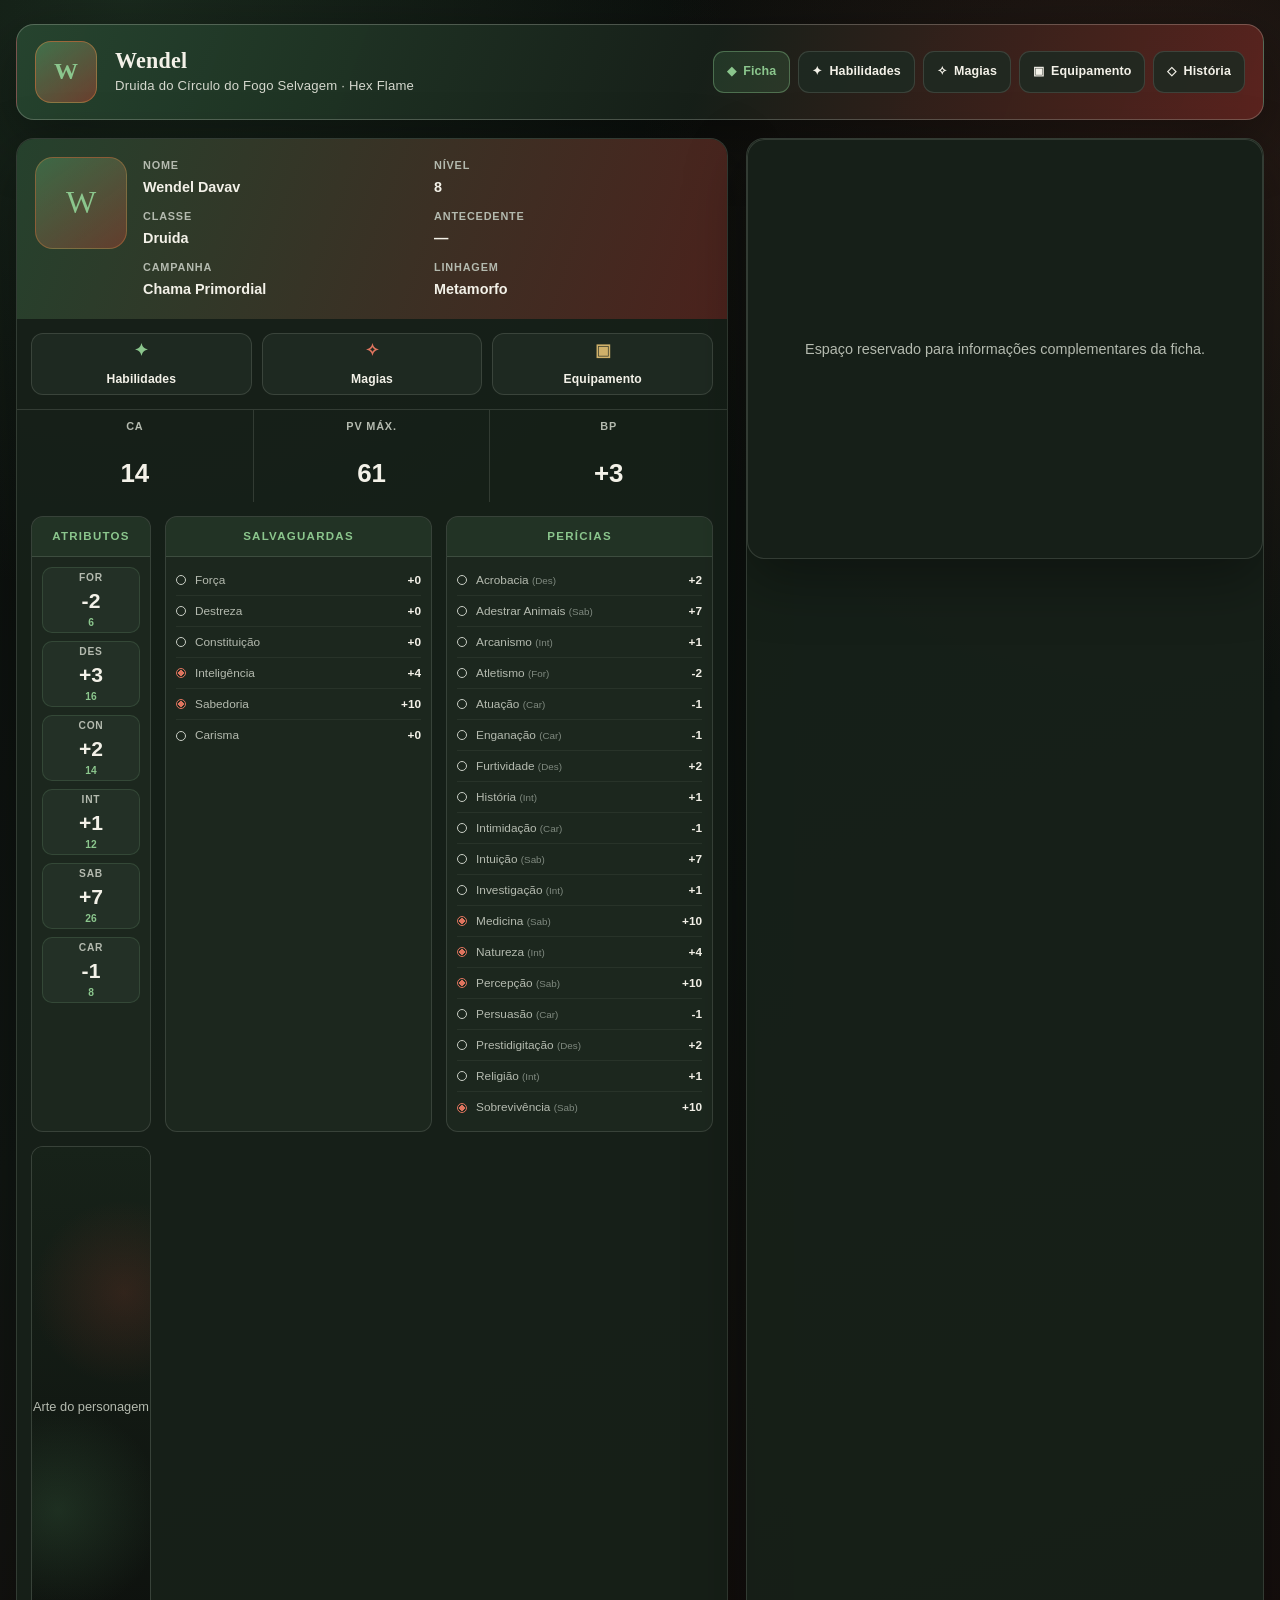
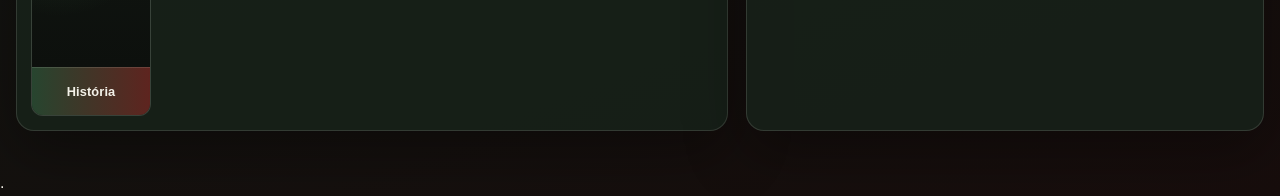
<file: index.html>
<!doctype html>
<html lang="pt-BR">

<head>
  <meta charset="utf-8">
  <meta name="viewport" content="width=device-width,initial-scale=1">
  <title>Wendel — Ficha</title>
  <link rel="stylesheet" href="styles.css">
</head>

<body>
  <div class="site-shell">

    <header class="site-header">
      <a class="brand-mark" href="index.html">W</a>
      <div class="brand-copy">
        <h1>Wendel</h1>
        <p>Druida do Círculo do Fogo Selvagem · Hex Flame</p>
      </div>
      <button class="nav-toggle" type="button" data-nav-toggle aria-expanded="false"
        aria-label="Abrir ou fechar menu">☰</button>
      <nav class="main-nav" aria-label="Navegação principal">
        <a class="nav-link" href="index.html" aria-current="page"><span>◆</span>Ficha</a>
        <a class="nav-link" href="habilidades.html"><span>✦</span>Habilidades</a>
        <a class="nav-link" href="magias.html"><span>✧</span>Magias</a>
        <a class="nav-link" href="equipamento.html"><span>▣</span>Equipamento</a>
        <a class="nav-link" href="historia.html"><span>◇</span>História</a>
      </nav>
    </header>

    <section class="home-grid">
      <div class="profile-panel">
        <div class="profile-head">
          <div class="profile-image">W</div>
          <div class="profile-info">
            <div class="info-pair"><span>Nome</span><strong>Wendel Davav</strong></div>
            <div class="info-pair"><span>Nível</span><strong>8</strong></div>
            <div class="info-pair"><span>Classe</span><strong>Druida</strong></div>
            <div class="info-pair"><span>Antecedente</span><strong>—</strong></div>
            <div class="info-pair"><span>Campanha</span><strong>Chama Primordial</strong></div>
            <div class="info-pair"><span>Linhagem</span><strong>Metamorfo</strong></div>
          </div>
        </div>

        <div class="quick-actions">
          <a class="quick-action" href="habilidades.html"><span class="icon">✦</span>Habilidades</a>
          <a class="quick-action" href="magias.html"><span class="icon">✧</span>Magias</a>
          <a class="quick-action" href="equipamento.html"><span class="icon">▣</span>Equipamento</a>
        </div>

        <div class="combat-stats">
          <div class="combat-stat"><span>CA</span><strong>14</strong></div>
          <div class="combat-stat"><span>PV Máx.</span><strong>61</strong></div>
          <div class="combat-stat"><span>BP</span><strong>+3</strong></div>
        </div>

        <div class="sheet-grid">
          <section class="attribute-column">
            <h2 class="panel-title">Atributos</h2>
            <div class="attribute-list">
              <div class="attribute"><span>FOR</span><strong>-2</strong><small>6</small></div>
              <div class="attribute"><span>DES</span><strong>+3</strong><small>16</small></div>
              <div class="attribute"><span>CON</span><strong>+2</strong><small>14</small></div>
              <div class="attribute"><span>INT</span><strong>+1</strong><small>12</small></div>
              <div class="attribute"><span>SAB</span><strong>+7</strong><small>26</small></div>
              <div class="attribute"><span>CAR</span><strong>-1</strong><small>8</small></div>
            </div>
          </section>

          <section class="save-column">
            <h2 class="panel-title">Salvaguardas</h2>
            <div class="check-list">
              <div class="check-row"><span class="dot"></span><span>Força</span><strong>+0</strong></div>
              <div class="check-row"><span class="dot"></span><span>Destreza</span><strong>+0</strong></div>
              <div class="check-row"><span class="dot"></span><span>Constituição</span><strong>+0</strong></div>
              <div class="check-row"><span class="dot filled"></span><span>Inteligência</span><strong>+4</strong></div>
              <div class="check-row"><span class="dot filled"></span><span>Sabedoria</span><strong>+10</strong></div>
              <div class="check-row"><span class="dot"></span><span>Carisma</span><strong>+0</strong></div>
            </div>
          </section>

          <section class="skill-column">
            <h2 class="panel-title">Perícias</h2>
            <div class="check-list">
              <div class="check-row"><span class="dot"></span><span>Acrobacia
                  <small>(Des)</small></span><strong>+2</strong></div>
              <div class="check-row"><span class="dot"></span><span>Adestrar Animais
                  <small>(Sab)</small></span><strong>+7</strong></div>
              <div class="check-row"><span class="dot"></span><span>Arcanismo
                  <small>(Int)</small></span><strong>+1</strong></div>
              <div class="check-row"><span class="dot"></span><span>Atletismo
                  <small>(For)</small></span><strong>-2</strong></div>
              <div class="check-row"><span class="dot"></span><span>Atuação
                  <small>(Car)</small></span><strong>-1</strong></div>
              <div class="check-row"><span class="dot"></span><span>Enganação
                  <small>(Car)</small></span><strong>-1</strong></div>
              <div class="check-row"><span class="dot"></span><span>Furtividade
                  <small>(Des)</small></span><strong>+2</strong></div>
              <div class="check-row"><span class="dot"></span><span>História
                  <small>(Int)</small></span><strong>+1</strong></div>
              <div class="check-row"><span class="dot"></span><span>Intimidação
                  <small>(Car)</small></span><strong>-1</strong></div>
              <div class="check-row"><span class="dot"></span><span>Intuição
                  <small>(Sab)</small></span><strong>+7</strong></div>
              <div class="check-row"><span class="dot"></span><span>Investigação
                  <small>(Int)</small></span><strong>+1</strong></div>
              <div class="check-row"><span class="dot filled"></span><span>Medicina
                  <small>(Sab)</small></span><strong>+10</strong></div>
              <div class="check-row"><span class="dot filled"></span><span>Natureza
                  <small>(Int)</small></span><strong>+4</strong></div>
              <div class="check-row"><span class="dot filled"></span><span>Percepção
                  <small>(Sab)</small></span><strong>+10</strong></div>
              <div class="check-row"><span class="dot"></span><span>Persuasão
                  <small>(Car)</small></span><strong>-1</strong></div>
              <div class="check-row"><span class="dot"></span><span>Prestidigitação
                  <small>(Des)</small></span><strong>+2</strong></div>
              <div class="check-row"><span class="dot"></span><span>Religião
                  <small>(Int)</small></span><strong>+1</strong></div>
              <div class="check-row"><span class="dot filled"></span><span>Sobrevivência
                  <small>(Sab)</small></span><strong>+10</strong></div>
            </div>
          </section>

          <section class="art-column">
            <div class="art-placeholder">Arte do personagem</div>
            <a class="history-link" href="historia.html">História</a>
          </section>
        </div>
      </div>

      <aside class="stats-panel">
        <div class="empty-card">Espaço reservado para informações complementares da ficha.</div>
      </aside>
    </section>
  </div>
  <script src="script.js"></script>

</body>
.

</html>
</file>
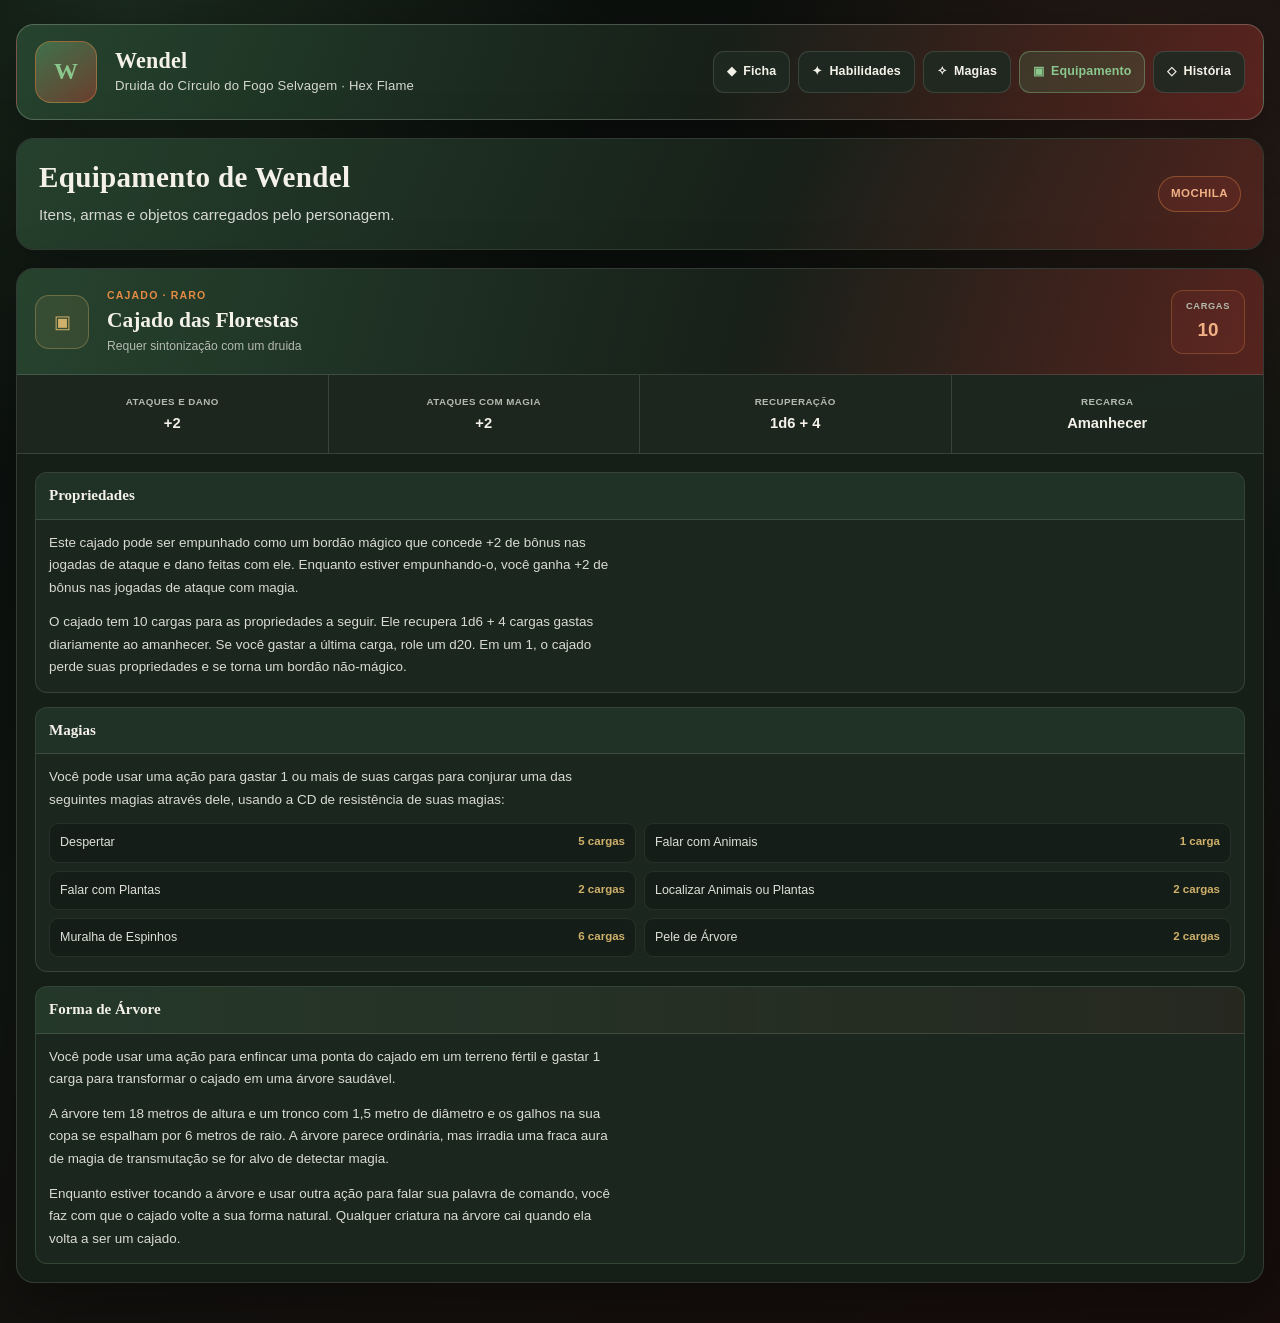
<file: equipamento.html>
<!doctype html>
<html lang="pt-BR">
<head>
<meta charset="utf-8">
<meta name="viewport" content="width=device-width,initial-scale=1">
<title>Wendel — Equipamento</title>
<link rel="stylesheet" href="styles.css">
</head>
<body>
<div class="site-shell">

<header class="site-header">
  <a class="brand-mark" href="index.html">W</a>
  <div class="brand-copy">
    <h1>Wendel</h1>
    <p>Druida do Círculo do Fogo Selvagem · Hex Flame</p>
  </div>
  <button class="nav-toggle" type="button" data-nav-toggle aria-expanded="false" aria-label="Abrir ou fechar menu">☰</button><nav class="main-nav" aria-label="Navegação principal">
    <a class="nav-link" href="index.html"><span>◆</span>Ficha</a>
    <a class="nav-link" href="habilidades.html"><span>✦</span>Habilidades</a>
    <a class="nav-link" href="magias.html"><span>✧</span>Magias</a>
    <a class="nav-link" href="equipamento.html" aria-current="page"><span>▣</span>Equipamento</a>
    <a class="nav-link" href="historia.html"><span>◇</span>História</a>
  </nav>
</header>


<section class="equipment-page">
  <section class="hero-card equipment-hero">
    <div class="hero-header">
      <div>
        <h2>Equipamento de Wendel</h2>
        <p>Itens, armas e objetos carregados pelo personagem.</p>
      </div>
      <span class="hero-badge">Mochila</span>
    </div>
  </section>

  <section class="inventory-layout">
    <article class="item-card legendary-item">
      <header class="item-card-header">
        <div class="item-icon" aria-hidden="true">▣</div>
        <div class="item-title-block">
          <span class="eyebrow">Cajado · Raro</span>
          <h2>Cajado das Florestas</h2>
          <p>Requer sintonização com um druida</p>
        </div>
        <div class="charge-badge">
          <span>Cargas</span>
          <strong>10</strong>
        </div>
      </header>

      <div class="item-summary-grid">
        <div><span>Ataques e dano</span><strong>+2</strong></div>
        <div><span>Ataques com magia</span><strong>+2</strong></div>
        <div><span>Recuperação</span><strong>1d6 + 4</strong></div>
        <div><span>Recarga</span><strong>Amanhecer</strong></div>
      </div>

      <div class="item-body">
        <section class="item-section">
          <h3>Propriedades</h3>
          <p>Este cajado pode ser empunhado como um bordão mágico que concede +2 de bônus nas jogadas de ataque e dano feitas com ele. Enquanto estiver empunhando-o, você ganha +2 de bônus nas jogadas de ataque com magia.</p>
          <p>O cajado tem 10 cargas para as propriedades a seguir. Ele recupera 1d6 + 4 cargas gastas diariamente ao amanhecer. Se você gastar a última carga, role um d20. Em um 1, o cajado perde suas propriedades e se torna um bordão não-mágico.</p>
        </section>

        <section class="item-section">
          <h3>Magias</h3>
          <p>Você pode usar uma ação para gastar 1 ou mais de suas cargas para conjurar uma das seguintes magias através dele, usando a CD de resistência de suas magias:</p>

          <div class="item-spell-grid">
            <div><span>Despertar</span><strong>5 cargas</strong></div>
            <div><span>Falar com Animais</span><strong>1 carga</strong></div>
            <div><span>Falar com Plantas</span><strong>2 cargas</strong></div>
            <div><span>Localizar Animais ou Plantas</span><strong>2 cargas</strong></div>
            <div><span>Muralha de Espinhos</span><strong>6 cargas</strong></div>
            <div><span>Pele de Árvore</span><strong>2 cargas</strong></div>
          </div>
        </section>

        <section class="item-section tree-form-section">
          <h3>Forma de Árvore</h3>
          <p>Você pode usar uma ação para enfincar uma ponta do cajado em um terreno fértil e gastar 1 carga para transformar o cajado em uma árvore saudável.</p>
          <p>A árvore tem 18 metros de altura e um tronco com 1,5 metro de diâmetro e os galhos na sua copa se espalham por 6 metros de raio. A árvore parece ordinária, mas irradia uma fraca aura de magia de transmutação se for alvo de detectar magia.</p>
          <p>Enquanto estiver tocando a árvore e usar outra ação para falar sua palavra de comando, você faz com que o cajado volte a sua forma natural. Qualquer criatura na árvore cai quando ela volta a ser um cajado.</p>
        </section>
      </div>
    </article>
  </section>
</section>

</div>
<script src="script.js"></script></body>
</html>
</file>
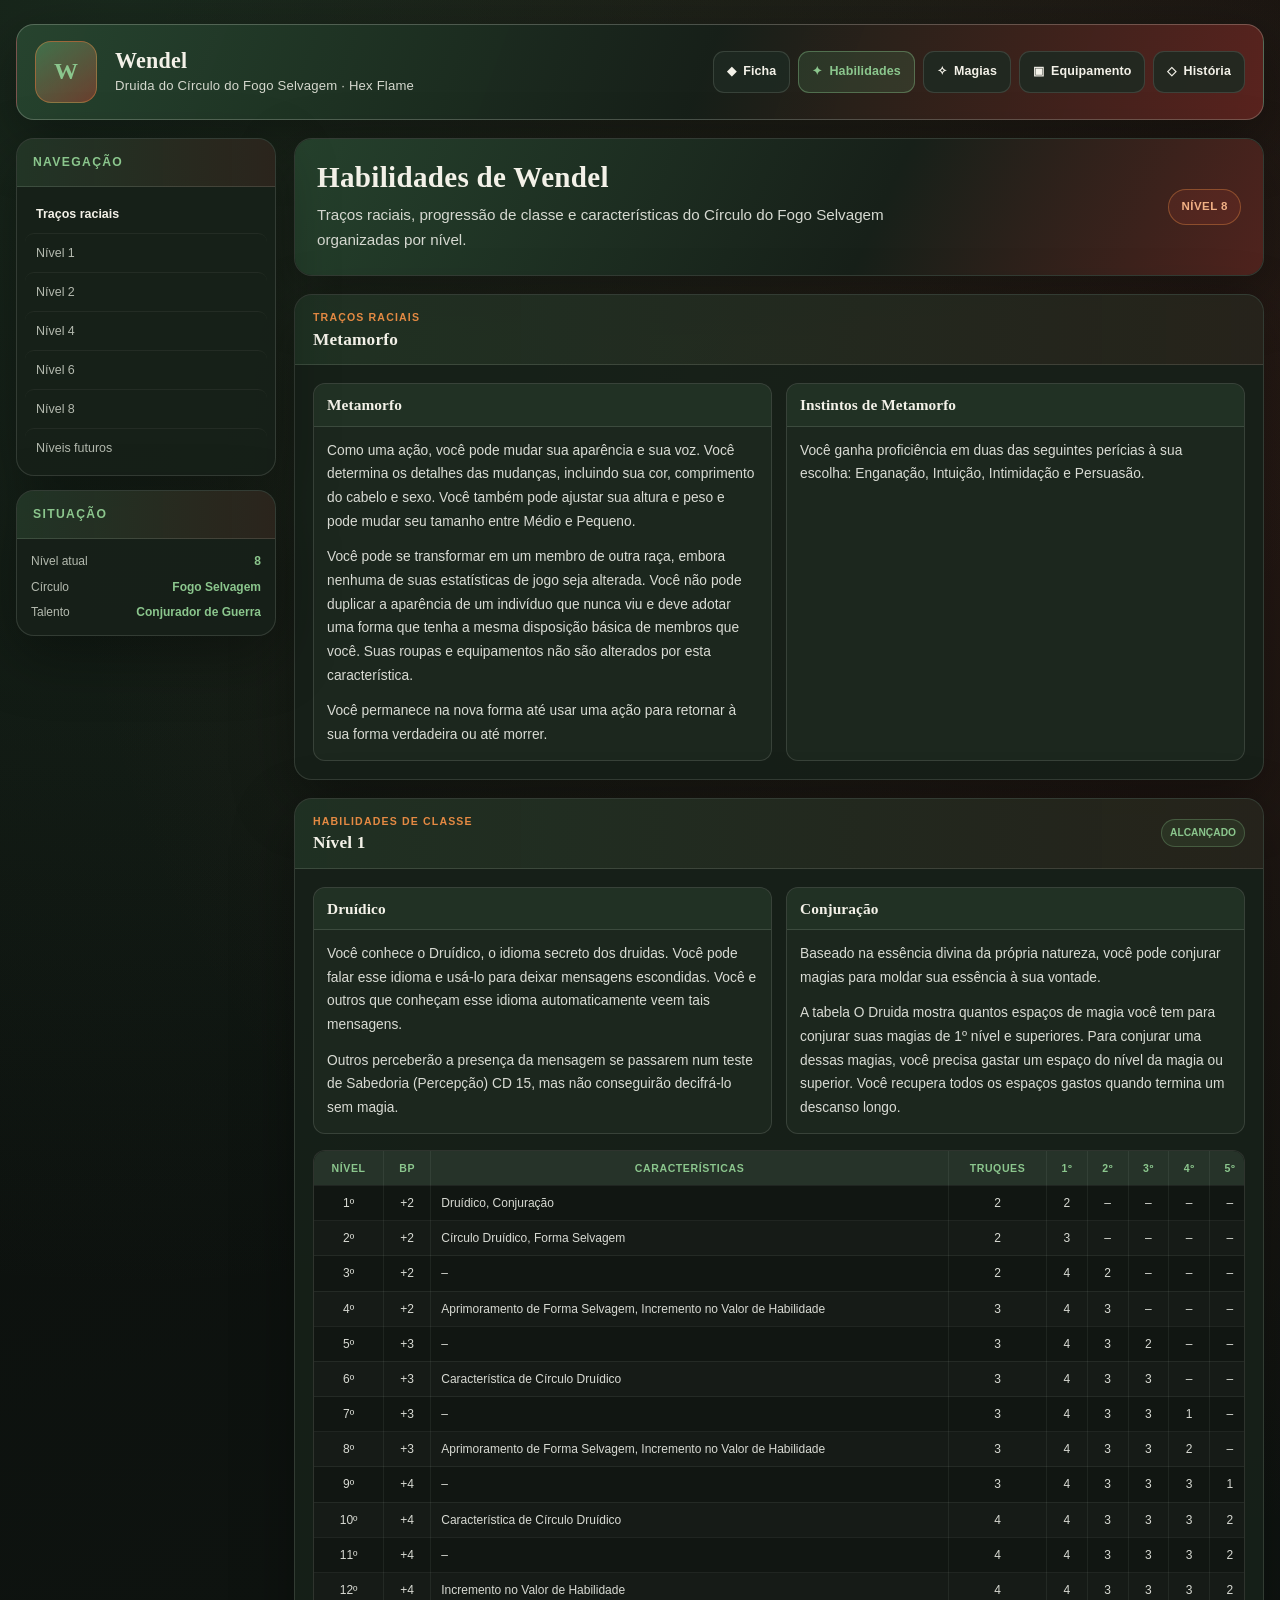
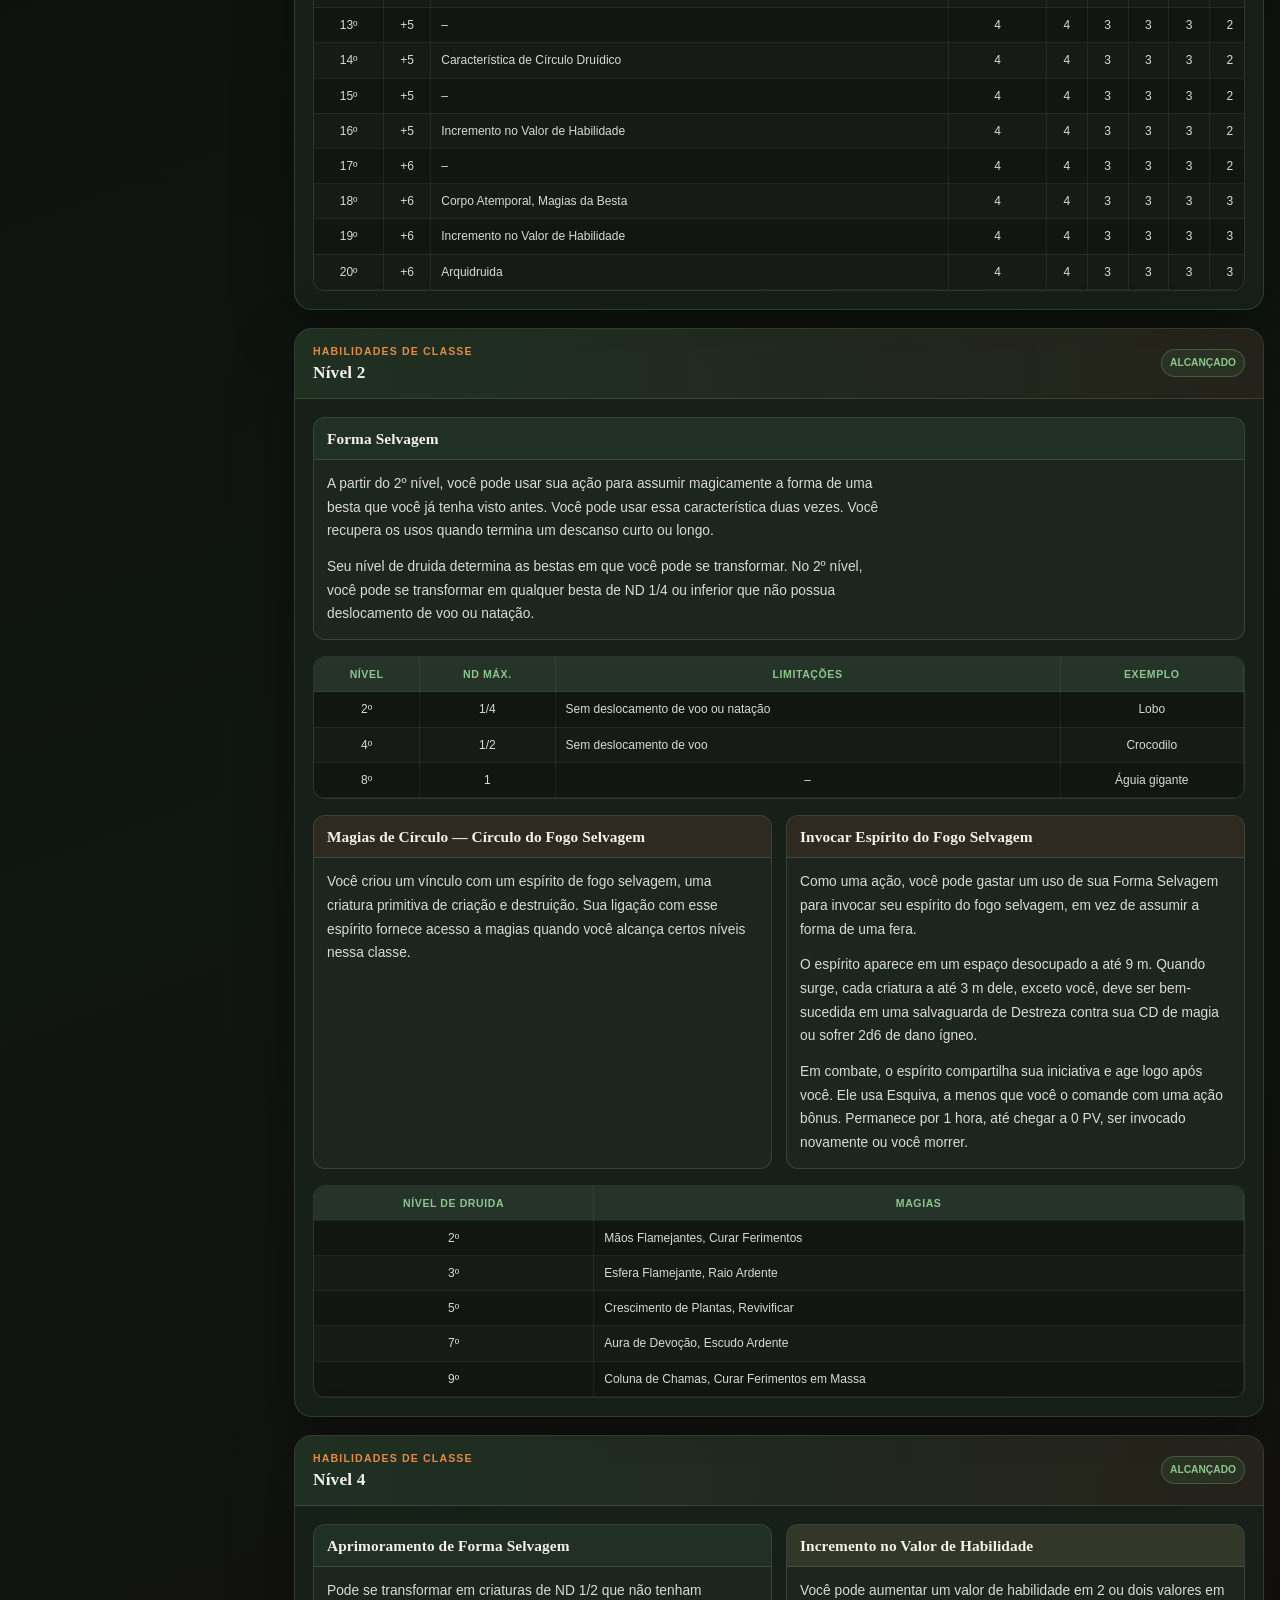
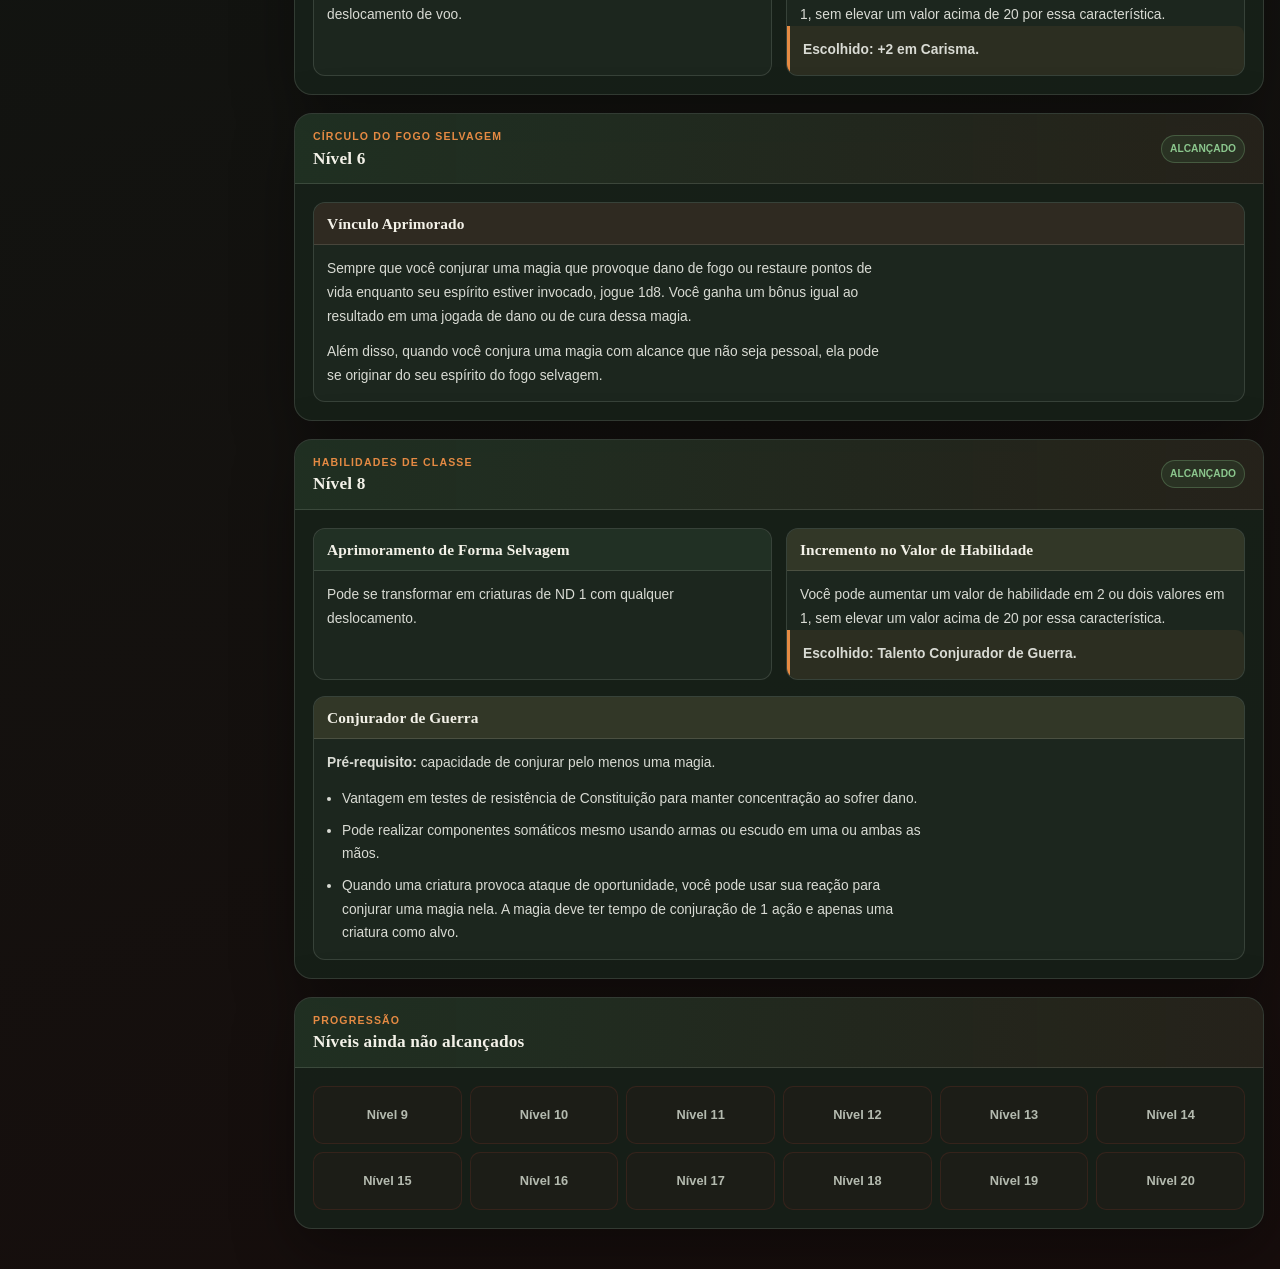
<file: habilidades.html>
<!doctype html>
<html lang="pt-BR">
<head>
<meta charset="utf-8">
<meta name="viewport" content="width=device-width,initial-scale=1">
<title>Wendel — Habilidades</title>
<link rel="stylesheet" href="styles.css">
</head>
<body>
<div class="site-shell">

<header class="site-header">
  <a class="brand-mark" href="index.html">W</a>
  <div class="brand-copy">
    <h1>Wendel</h1>
    <p>Druida do Círculo do Fogo Selvagem · Hex Flame</p>
  </div>
  <button class="nav-toggle" type="button" data-nav-toggle aria-expanded="false" aria-label="Abrir ou fechar menu">☰</button><nav class="main-nav" aria-label="Navegação principal">
    <a class="nav-link" href="index.html"><span>◆</span>Ficha</a>
    <a class="nav-link" href="habilidades.html" aria-current="page"><span>✦</span>Habilidades</a>
    <a class="nav-link" href="magias.html"><span>✧</span>Magias</a>
    <a class="nav-link" href="equipamento.html"><span>▣</span>Equipamento</a>
    <a class="nav-link" href="historia.html"><span>◇</span>História</a>
  </nav>
</header>

<div class="page-layout">
  <aside class="sidebar">
    <section class="sidebar-card">
      <h2 class="sidebar-title">Navegação</h2>
      <nav class="section-nav">
        <a href="#raciais"><strong>Traços raciais</strong></a>
        <a href="#nivel1">Nível 1</a>
        <a href="#nivel2">Nível 2</a>
        <a href="#nivel4">Nível 4</a>
        <a href="#nivel6">Nível 6</a>
        <a href="#nivel8">Nível 8</a>
        <a href="#futuros">Níveis futuros</a>
      </nav>
    </section>

    <section class="sidebar-card">
      <h2 class="sidebar-title">Situação</h2>
      <div class="status-box">
        <div class="status-row"><span>Nível atual</span><strong>8</strong></div>
        <div class="status-row"><span>Círculo</span><strong>Fogo Selvagem</strong></div>
        <div class="status-row"><span>Talento</span><strong>Conjurador de Guerra</strong></div>
      </div>
    </section>
  </aside>

  <main class="content-area">
    <section class="hero-card">
      <div class="hero-header">
        <div>
          <h2>Habilidades de Wendel</h2>
          <p>Traços raciais, progressão de classe e características do Círculo do Fogo Selvagem organizadas por nível.</p>
        </div>
        <span class="hero-badge">Nível 8</span>
      </div>
    </section>

    <section class="content-card" id="raciais">
      <header>
        <div>
          <span class="eyebrow">Traços raciais</span>
          <h3>Metamorfo</h3>
        </div>
      </header>
      <div class="card-body">
        <div class="feature-grid">
          <article class="feature-block">
            <h4>Metamorfo</h4>
            <p>Como uma ação, você pode mudar sua aparência e sua voz. Você determina os detalhes das mudanças, incluindo sua cor, comprimento do cabelo e sexo. Você também pode ajustar sua altura e peso e pode mudar seu tamanho entre Médio e Pequeno.</p>
            <p>Você pode se transformar em um membro de outra raça, embora nenhuma de suas estatísticas de jogo seja alterada. Você não pode duplicar a aparência de um indivíduo que nunca viu e deve adotar uma forma que tenha a mesma disposição básica de membros que você. Suas roupas e equipamentos não são alterados por esta característica.</p>
            <p>Você permanece na nova forma até usar uma ação para retornar à sua forma verdadeira ou até morrer.</p>
          </article>

          <article class="feature-block">
            <h4>Instintos de Metamorfo</h4>
            <p>Você ganha proficiência em duas das seguintes perícias à sua escolha: Enganação, Intuição, Intimidação e Persuasão.</p>
          </article>
        </div>
      </div>
    </section>

    <section class="content-card" id="nivel1">
      <header>
        <div>
          <span class="eyebrow">Habilidades de classe</span>
          <h3>Nível 1</h3>
        </div>
        <span class="level-badge">Alcançado</span>
      </header>
      <div class="card-body">
        <div class="feature-grid">
          <article class="feature-block">
            <h4>Druídico</h4>
            <p>Você conhece o Druídico, o idioma secreto dos druidas. Você pode falar esse idioma e usá-lo para deixar mensagens escondidas. Você e outros que conheçam esse idioma automaticamente veem tais mensagens.</p>
            <p>Outros perceberão a presença da mensagem se passarem num teste de Sabedoria (Percepção) CD 15, mas não conseguirão decifrá-lo sem magia.</p>
          </article>

          <article class="feature-block">
            <h4>Conjuração</h4>
            <p>Baseado na essência divina da própria natureza, você pode conjurar magias para moldar sua essência à sua vontade.</p>
            <p>A tabela O Druida mostra quantos espaços de magia você tem para conjurar suas magias de 1º nível e superiores. Para conjurar uma dessas magias, você precisa gastar um espaço do nível da magia ou superior. Você recupera todos os espaços gastos quando termina um descanso longo.</p>
          </article>
        </div>

        <div class="table-wrap">
          <table class="druid">
            <thead>
              <tr>
                <th>Nível</th><th>BP</th><th>Características</th><th>Truques</th>
                <th>1º</th><th>2º</th><th>3º</th><th>4º</th><th>5º</th><th>6º</th><th>7º</th><th>8º</th><th>9º</th>
              </tr>
            </thead>
            <tbody>
              <tr><td>1º</td><td>+2</td><td class="text-left">Druídico, Conjuração</td><td>2</td><td>2</td><td>–</td><td>–</td><td>–</td><td>–</td><td>–</td><td>–</td><td>–</td><td>–</td></tr>
              <tr><td>2º</td><td>+2</td><td class="text-left">Círculo Druídico, Forma Selvagem</td><td>2</td><td>3</td><td>–</td><td>–</td><td>–</td><td>–</td><td>–</td><td>–</td><td>–</td><td>–</td></tr>
              <tr><td>3º</td><td>+2</td><td class="text-left">–</td><td>2</td><td>4</td><td>2</td><td>–</td><td>–</td><td>–</td><td>–</td><td>–</td><td>–</td><td>–</td></tr>
              <tr><td>4º</td><td>+2</td><td class="text-left">Aprimoramento de Forma Selvagem, Incremento no Valor de Habilidade</td><td>3</td><td>4</td><td>3</td><td>–</td><td>–</td><td>–</td><td>–</td><td>–</td><td>–</td><td>–</td></tr>
              <tr><td>5º</td><td>+3</td><td class="text-left">–</td><td>3</td><td>4</td><td>3</td><td>2</td><td>–</td><td>–</td><td>–</td><td>–</td><td>–</td><td>–</td></tr>
              <tr><td>6º</td><td>+3</td><td class="text-left">Característica de Círculo Druídico</td><td>3</td><td>4</td><td>3</td><td>3</td><td>–</td><td>–</td><td>–</td><td>–</td><td>–</td><td>–</td></tr>
              <tr><td>7º</td><td>+3</td><td class="text-left">–</td><td>3</td><td>4</td><td>3</td><td>3</td><td>1</td><td>–</td><td>–</td><td>–</td><td>–</td><td>–</td></tr>
              <tr><td>8º</td><td>+3</td><td class="text-left">Aprimoramento de Forma Selvagem, Incremento no Valor de Habilidade</td><td>3</td><td>4</td><td>3</td><td>3</td><td>2</td><td>–</td><td>–</td><td>–</td><td>–</td><td>–</td></tr>
              <tr><td>9º</td><td>+4</td><td class="text-left">–</td><td>3</td><td>4</td><td>3</td><td>3</td><td>3</td><td>1</td><td>–</td><td>–</td><td>–</td><td>–</td></tr>
              <tr><td>10º</td><td>+4</td><td class="text-left">Característica de Círculo Druídico</td><td>4</td><td>4</td><td>3</td><td>3</td><td>3</td><td>2</td><td>–</td><td>–</td><td>–</td><td>–</td></tr>
              <tr><td>11º</td><td>+4</td><td class="text-left">–</td><td>4</td><td>4</td><td>3</td><td>3</td><td>3</td><td>2</td><td>1</td><td>–</td><td>–</td><td>–</td></tr>
              <tr><td>12º</td><td>+4</td><td class="text-left">Incremento no Valor de Habilidade</td><td>4</td><td>4</td><td>3</td><td>3</td><td>3</td><td>2</td><td>1</td><td>–</td><td>–</td><td>–</td></tr>
              <tr><td>13º</td><td>+5</td><td class="text-left">–</td><td>4</td><td>4</td><td>3</td><td>3</td><td>3</td><td>2</td><td>1</td><td>1</td><td>–</td><td>–</td></tr>
              <tr><td>14º</td><td>+5</td><td class="text-left">Característica de Círculo Druídico</td><td>4</td><td>4</td><td>3</td><td>3</td><td>3</td><td>2</td><td>1</td><td>1</td><td>–</td><td>–</td></tr>
              <tr><td>15º</td><td>+5</td><td class="text-left">–</td><td>4</td><td>4</td><td>3</td><td>3</td><td>3</td><td>2</td><td>1</td><td>1</td><td>1</td><td>–</td></tr>
              <tr><td>16º</td><td>+5</td><td class="text-left">Incremento no Valor de Habilidade</td><td>4</td><td>4</td><td>3</td><td>3</td><td>3</td><td>2</td><td>1</td><td>1</td><td>1</td><td>–</td></tr>
              <tr><td>17º</td><td>+6</td><td class="text-left">–</td><td>4</td><td>4</td><td>3</td><td>3</td><td>3</td><td>2</td><td>1</td><td>1</td><td>1</td><td>1</td></tr>
              <tr><td>18º</td><td>+6</td><td class="text-left">Corpo Atemporal, Magias da Besta</td><td>4</td><td>4</td><td>3</td><td>3</td><td>3</td><td>3</td><td>1</td><td>1</td><td>1</td><td>1</td></tr>
              <tr><td>19º</td><td>+6</td><td class="text-left">Incremento no Valor de Habilidade</td><td>4</td><td>4</td><td>3</td><td>3</td><td>3</td><td>3</td><td>2</td><td>1</td><td>1</td><td>1</td></tr>
              <tr><td>20º</td><td>+6</td><td class="text-left">Arquidruida</td><td>4</td><td>4</td><td>3</td><td>3</td><td>3</td><td>3</td><td>2</td><td>2</td><td>1</td><td>1</td></tr>
            </tbody>
          </table>
        </div>
      </div>
    </section>

    <section class="content-card" id="nivel2">
      <header>
        <div><span class="eyebrow">Habilidades de classe</span><h3>Nível 2</h3></div>
        <span class="level-badge">Alcançado</span>
      </header>
      <div class="card-body">
        <article class="feature-block">
          <h4>Forma Selvagem</h4>
          <p>A partir do 2º nível, você pode usar sua ação para assumir magicamente a forma de uma besta que você já tenha visto antes. Você pode usar essa característica duas vezes. Você recupera os usos quando termina um descanso curto ou longo.</p>
          <p>Seu nível de druida determina as bestas em que você pode se transformar. No 2º nível, você pode se transformar em qualquer besta de ND 1/4 ou inferior que não possua deslocamento de voo ou natação.</p>
        </article>

        <div class="table-wrap">
          <table>
            <thead><tr><th>Nível</th><th>ND Máx.</th><th>Limitações</th><th>Exemplo</th></tr></thead>
            <tbody>
              <tr><td>2º</td><td>1/4</td><td class="text-left">Sem deslocamento de voo ou natação</td><td>Lobo</td></tr>
              <tr><td>4º</td><td>1/2</td><td class="text-left">Sem deslocamento de voo</td><td>Crocodilo</td></tr>
              <tr><td>8º</td><td>1</td><td>–</td><td>Águia gigante</td></tr>
            </tbody>
          </table>
        </div>

        <div class="feature-grid">
          <article class="feature-block fire">
            <h4>Magias de Círculo — Círculo do Fogo Selvagem</h4>
            <p>Você criou um vínculo com um espírito de fogo selvagem, uma criatura primitiva de criação e destruição. Sua ligação com esse espírito fornece acesso a magias quando você alcança certos níveis nessa classe.</p>
          </article>

          <article class="feature-block fire">
            <h4>Invocar Espírito do Fogo Selvagem</h4>
            <p>Como uma ação, você pode gastar um uso de sua Forma Selvagem para invocar seu espírito do fogo selvagem, em vez de assumir a forma de uma fera.</p>
            <p>O espírito aparece em um espaço desocupado a até 9 m. Quando surge, cada criatura a até 3 m dele, exceto você, deve ser bem-sucedida em uma salvaguarda de Destreza contra sua CD de magia ou sofrer 2d6 de dano ígneo.</p>
            <p>Em combate, o espírito compartilha sua iniciativa e age logo após você. Ele usa Esquiva, a menos que você o comande com uma ação bônus. Permanece por 1 hora, até chegar a 0 PV, ser invocado novamente ou você morrer.</p>
          </article>
        </div>

        <div class="table-wrap">
          <table>
            <thead><tr><th>Nível de Druida</th><th>Magias</th></tr></thead>
            <tbody>
              <tr><td>2º</td><td class="text-left">Mãos Flamejantes, Curar Ferimentos</td></tr>
              <tr><td>3º</td><td class="text-left">Esfera Flamejante, Raio Ardente</td></tr>
              <tr><td>5º</td><td class="text-left">Crescimento de Plantas, Revivificar</td></tr>
              <tr><td>7º</td><td class="text-left">Aura de Devoção, Escudo Ardente</td></tr>
              <tr><td>9º</td><td class="text-left">Coluna de Chamas, Curar Ferimentos em Massa</td></tr>
            </tbody>
          </table>
        </div>
      </div>
    </section>

    <section class="content-card" id="nivel4">
      <header>
        <div><span class="eyebrow">Habilidades de classe</span><h3>Nível 4</h3></div>
        <span class="level-badge">Alcançado</span>
      </header>
      <div class="card-body">
        <div class="feature-grid">
          <article class="feature-block">
            <h4>Aprimoramento de Forma Selvagem</h4>
            <p>Pode se transformar em criaturas de ND 1/2 que não tenham deslocamento de voo.</p>
          </article>
          <article class="feature-block gold">
            <h4>Incremento no Valor de Habilidade</h4>
            <p>Você pode aumentar um valor de habilidade em 2 ou dois valores em 1, sem elevar um valor acima de 20 por essa característica.</p>
            <p class="note">Escolhido: +2 em Carisma.</p>
          </article>
        </div>
      </div>
    </section>

    <section class="content-card" id="nivel6">
      <header>
        <div><span class="eyebrow">Círculo do Fogo Selvagem</span><h3>Nível 6</h3></div>
        <span class="level-badge">Alcançado</span>
      </header>
      <div class="card-body">
        <article class="feature-block fire">
          <h4>Vínculo Aprimorado</h4>
          <p>Sempre que você conjurar uma magia que provoque dano de fogo ou restaure pontos de vida enquanto seu espírito estiver invocado, jogue 1d8. Você ganha um bônus igual ao resultado em uma jogada de dano ou de cura dessa magia.</p>
          <p>Além disso, quando você conjura uma magia com alcance que não seja pessoal, ela pode se originar do seu espírito do fogo selvagem.</p>
        </article>
      </div>
    </section>

    <section class="content-card" id="nivel8">
      <header>
        <div><span class="eyebrow">Habilidades de classe</span><h3>Nível 8</h3></div>
        <span class="level-badge">Alcançado</span>
      </header>
      <div class="card-body">
        <div class="feature-grid">
          <article class="feature-block">
            <h4>Aprimoramento de Forma Selvagem</h4>
            <p>Pode se transformar em criaturas de ND 1 com qualquer deslocamento.</p>
          </article>

          <article class="feature-block gold">
            <h4>Incremento no Valor de Habilidade</h4>
            <p>Você pode aumentar um valor de habilidade em 2 ou dois valores em 1, sem elevar um valor acima de 20 por essa característica.</p>
            <p class="note">Escolhido: Talento Conjurador de Guerra.</p>
          </article>
        </div>

        <article class="feature-block gold">
          <h4>Conjurador de Guerra</h4>
          <p><strong>Pré-requisito:</strong> capacidade de conjurar pelo menos uma magia.</p>
          <ul>
            <li>Vantagem em testes de resistência de Constituição para manter concentração ao sofrer dano.</li>
            <li>Pode realizar componentes somáticos mesmo usando armas ou escudo em uma ou ambas as mãos.</li>
            <li>Quando uma criatura provoca ataque de oportunidade, você pode usar sua reação para conjurar uma magia nela. A magia deve ter tempo de conjuração de 1 ação e apenas uma criatura como alvo.</li>
          </ul>
        </article>
      </div>
    </section>

    <section class="content-card" id="futuros">
      <header>
        <div><span class="eyebrow">Progressão</span><h3>Níveis ainda não alcançados</h3></div>
      </header>
      <div class="card-body">
        <div class="future-levels">
          <div class="future-level">Nível 9</div><div class="future-level">Nível 10</div><div class="future-level">Nível 11</div><div class="future-level">Nível 12</div>
          <div class="future-level">Nível 13</div><div class="future-level">Nível 14</div><div class="future-level">Nível 15</div><div class="future-level">Nível 16</div>
          <div class="future-level">Nível 17</div><div class="future-level">Nível 18</div><div class="future-level">Nível 19</div><div class="future-level">Nível 20</div>
        </div>
      </div>
    </section>
  </main>
</div>
</div>
<script src="script.js"></script></body>
</html>
</file>
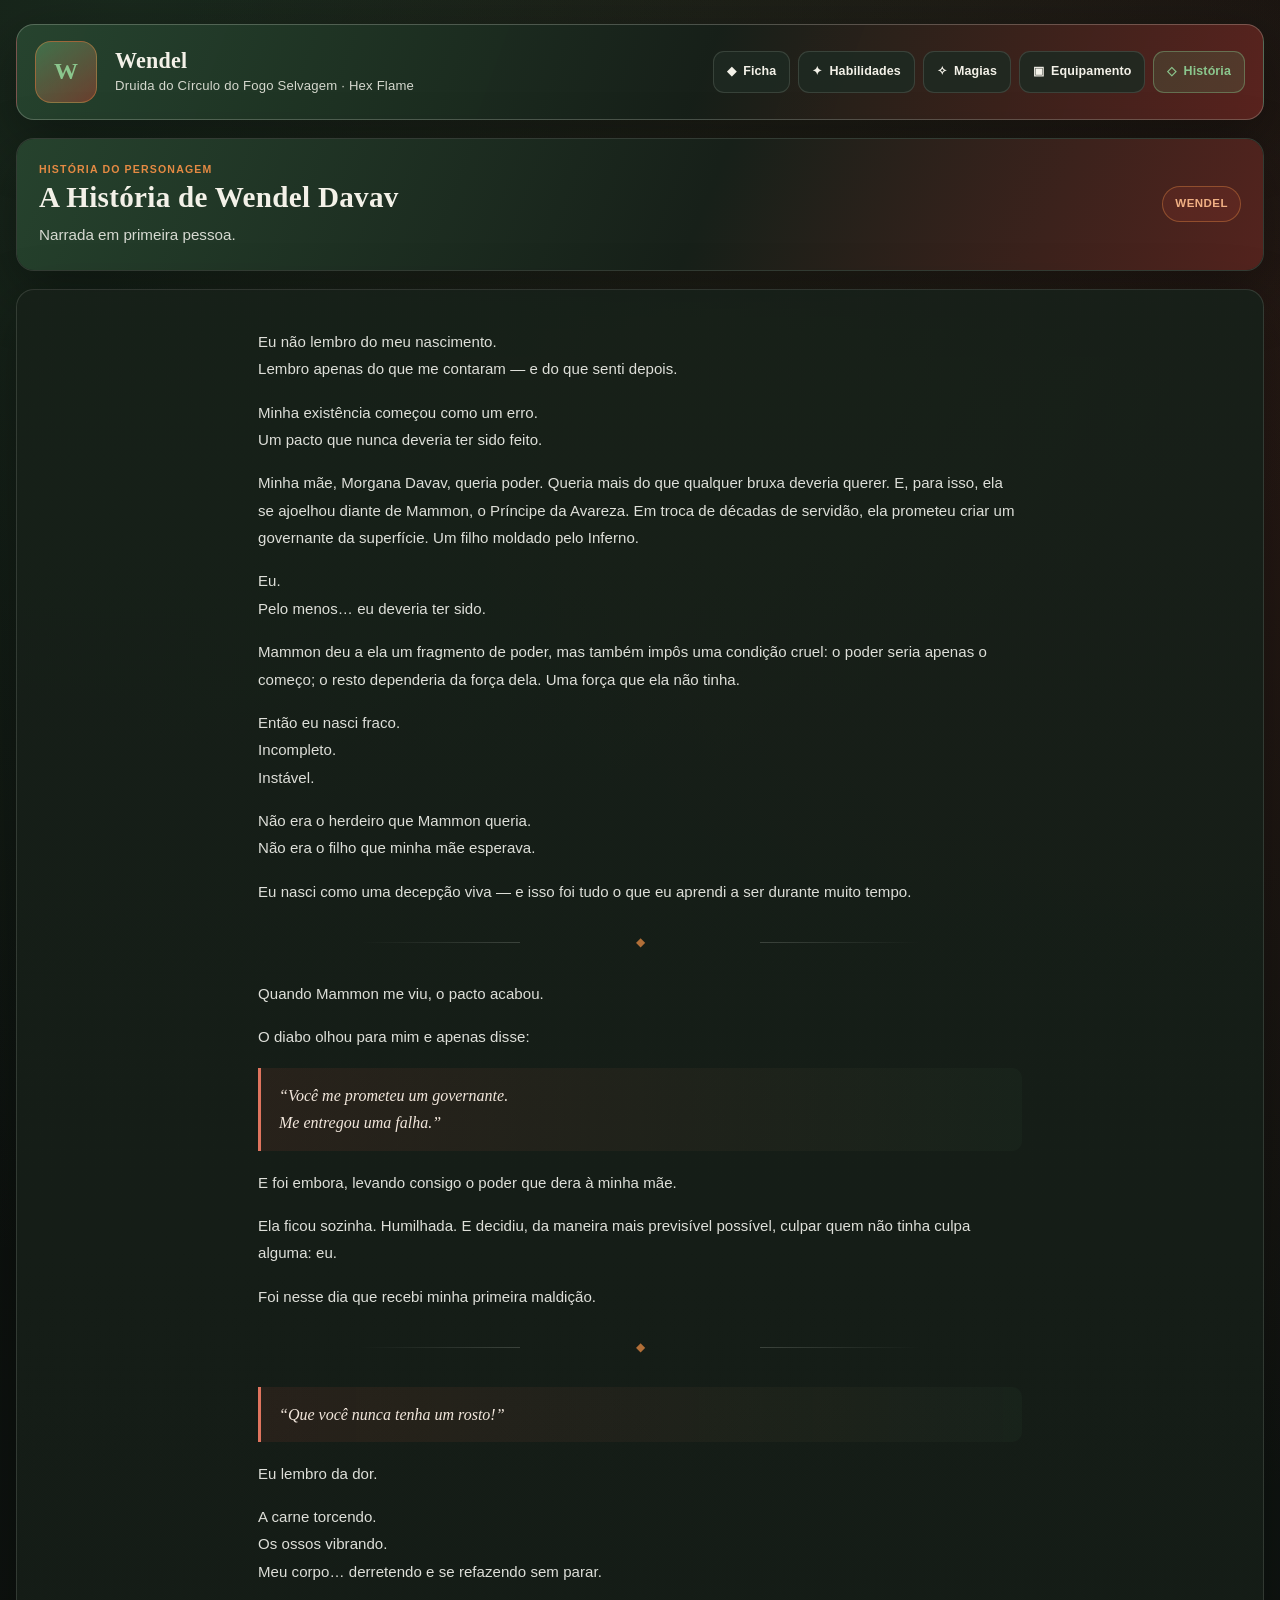
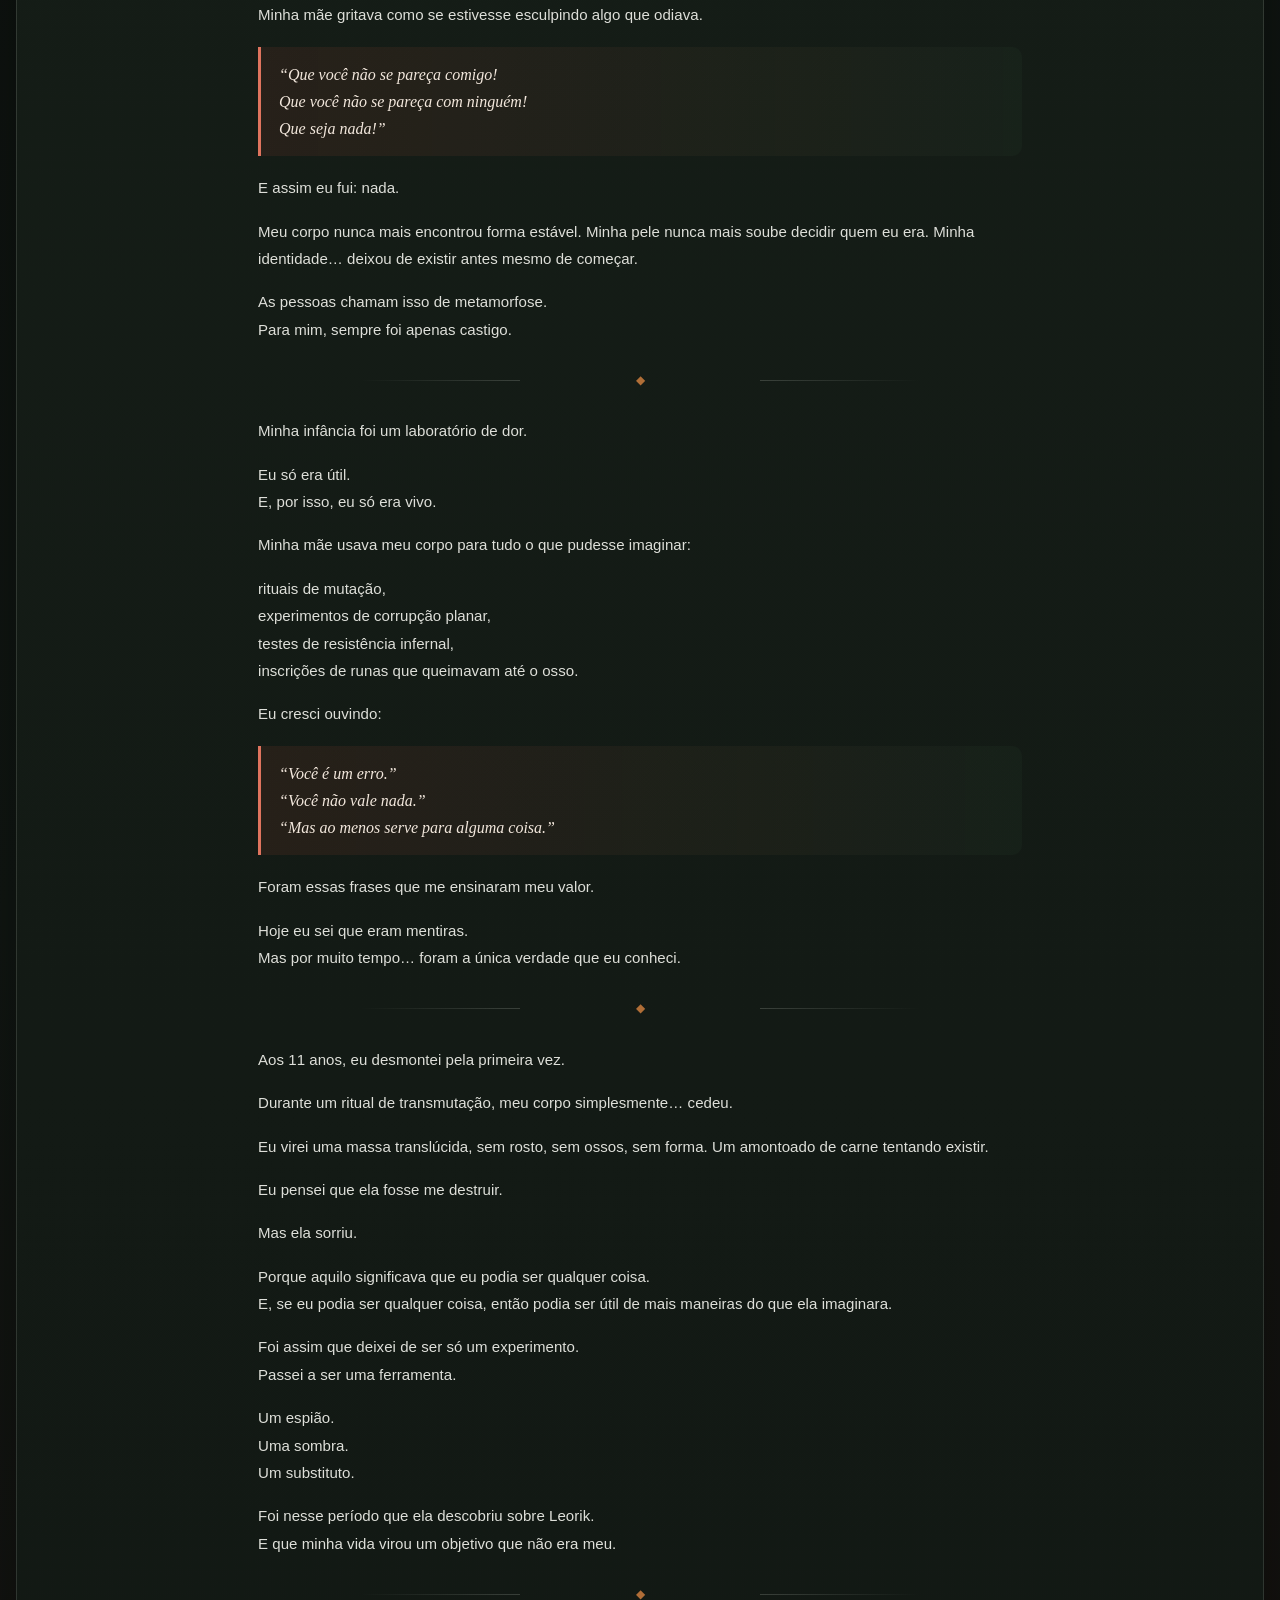
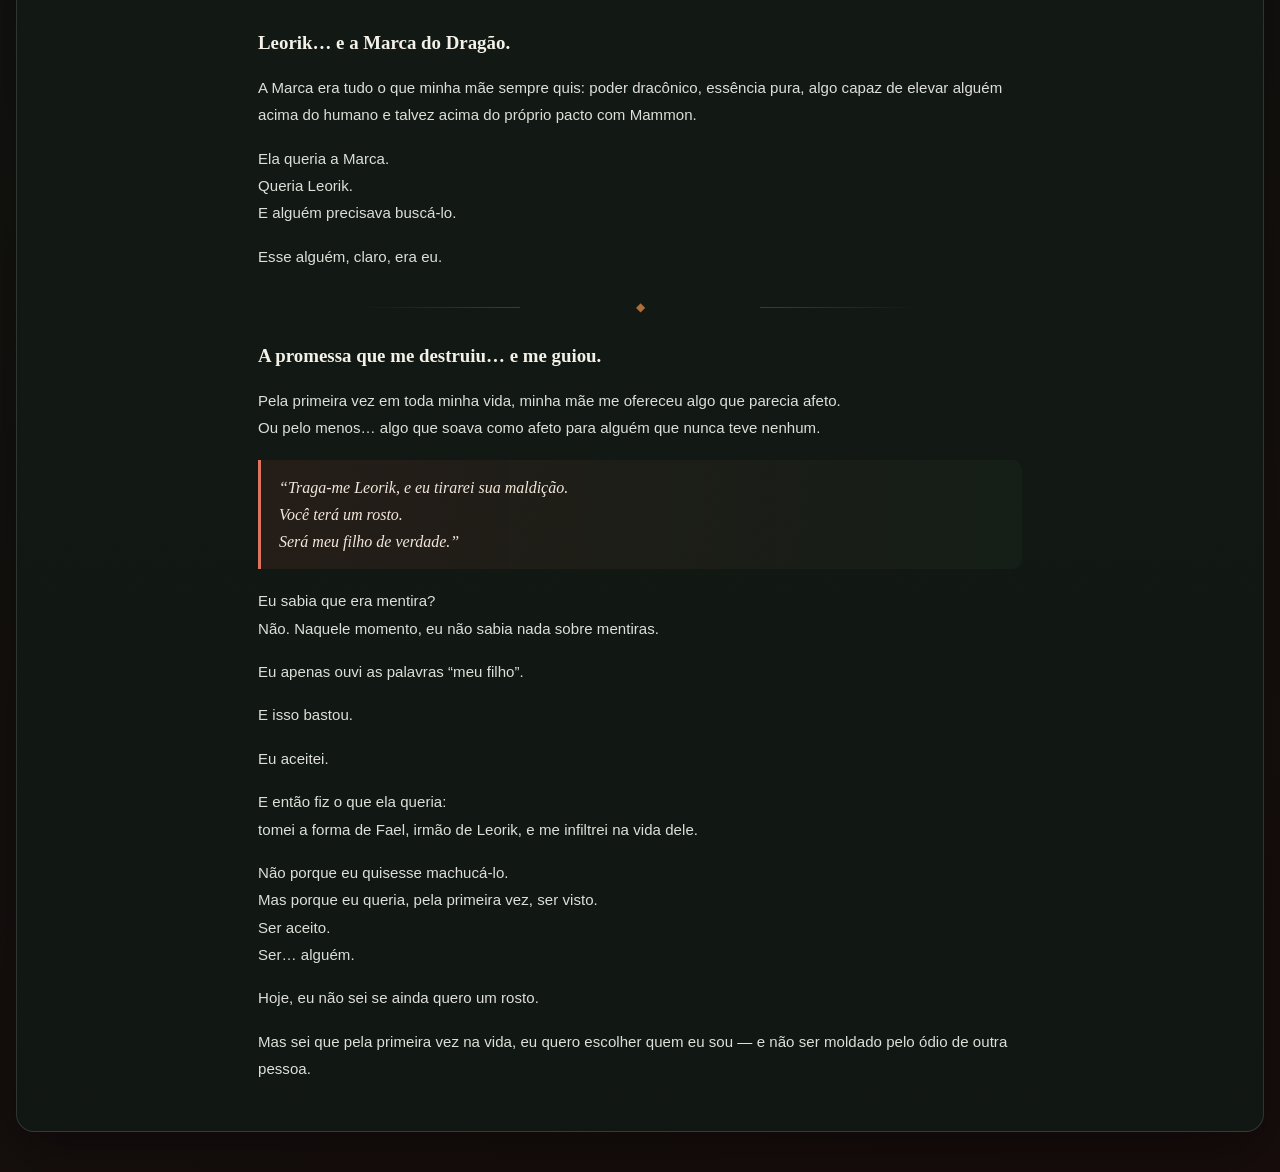
<file: historia.html>
<!doctype html>
<html lang="pt-BR">
<head>
<meta charset="utf-8">
<meta name="viewport" content="width=device-width,initial-scale=1">
<title>Wendel — História</title>
<link rel="stylesheet" href="styles.css">
</head>
<body>
<div class="site-shell">

<header class="site-header">
  <a class="brand-mark" href="index.html">W</a>
  <div class="brand-copy">
    <h1>Wendel</h1>
    <p>Druida do Círculo do Fogo Selvagem · Hex Flame</p>
  </div>
  <button class="nav-toggle" type="button" data-nav-toggle aria-expanded="false" aria-label="Abrir ou fechar menu">☰</button><nav class="main-nav" aria-label="Navegação principal">
    <a class="nav-link" href="index.html"><span>◆</span>Ficha</a>
    <a class="nav-link" href="habilidades.html"><span>✦</span>Habilidades</a>
    <a class="nav-link" href="magias.html"><span>✧</span>Magias</a>
    <a class="nav-link" href="equipamento.html"><span>▣</span>Equipamento</a>
    <a class="nav-link" href="historia.html" aria-current="page"><span>◇</span>História</a>
  </nav>
</header>


<section class="story-page">
  <section class="hero-card story-hero">
    <div class="hero-header">
      <div>
        <span class="eyebrow">História do personagem</span>
        <h2>A História de Wendel Davav</h2>
        <p>Narrada em primeira pessoa.</p>
      </div>
      <span class="hero-badge">Wendel</span>
    </div>
  </section>

  <article class="story-card">
    <div class="story-body">
      <section class="story-chapter">
        <p>Eu não lembro do meu nascimento.<br>
        Lembro apenas do que me contaram — e do que senti depois.</p>

        <p>Minha existência começou como um erro.<br>
        Um pacto que nunca deveria ter sido feito.</p>

        <p>Minha mãe, Morgana Davav, queria poder. Queria mais do que qualquer bruxa deveria querer. E, para isso, ela se ajoelhou diante de Mammon, o Príncipe da Avareza. Em troca de décadas de servidão, ela prometeu criar um governante da superfície. Um filho moldado pelo Inferno.</p>

        <p>Eu.<br>
        Pelo menos… eu deveria ter sido.</p>

        <p>Mammon deu a ela um fragmento de poder, mas também impôs uma condição cruel: o poder seria apenas o começo; o resto dependeria da força dela. Uma força que ela não tinha.</p>

        <p>Então eu nasci fraco.<br>
        Incompleto.<br>
        Instável.</p>

        <p>Não era o herdeiro que Mammon queria.<br>
        Não era o filho que minha mãe esperava.</p>

        <p>Eu nasci como uma decepção viva — e isso foi tudo o que eu aprendi a ser durante muito tempo.</p>
      </section>

      <div class="story-divider">◆</div>

      <section class="story-chapter">
        <p>Quando Mammon me viu, o pacto acabou.</p>

        <p>O diabo olhou para mim e apenas disse:</p>

        <blockquote>“Você me prometeu um governante.<br>
        Me entregou uma falha.”</blockquote>

        <p>E foi embora, levando consigo o poder que dera à minha mãe.</p>

        <p>Ela ficou sozinha. Humilhada. E decidiu, da maneira mais previsível possível, culpar quem não tinha culpa alguma: eu.</p>

        <p>Foi nesse dia que recebi minha primeira maldição.</p>
      </section>

      <div class="story-divider">◆</div>

      <section class="story-chapter">
        <blockquote>“Que você nunca tenha um rosto!”</blockquote>

        <p>Eu lembro da dor.</p>

        <p>A carne torcendo.<br>
        Os ossos vibrando.<br>
        Meu corpo… derretendo e se refazendo sem parar.</p>

        <p>Minha mãe gritava como se estivesse esculpindo algo que odiava.</p>

        <blockquote>“Que você não se pareça comigo!<br>
        Que você não se pareça com ninguém!<br>
        Que seja nada!”</blockquote>

        <p>E assim eu fui: nada.</p>

        <p>Meu corpo nunca mais encontrou forma estável. Minha pele nunca mais soube decidir quem eu era. Minha identidade… deixou de existir antes mesmo de começar.</p>

        <p>As pessoas chamam isso de metamorfose.<br>
        Para mim, sempre foi apenas castigo.</p>
      </section>

      <div class="story-divider">◆</div>

      <section class="story-chapter">
        <p>Minha infância foi um laboratório de dor.</p>

        <p>Eu só era útil.<br>
        E, por isso, eu só era vivo.</p>

        <p>Minha mãe usava meu corpo para tudo o que pudesse imaginar:</p>

        <p>rituais de mutação,<br>
        experimentos de corrupção planar,<br>
        testes de resistência infernal,<br>
        inscrições de runas que queimavam até o osso.</p>

        <p>Eu cresci ouvindo:</p>

        <blockquote>“Você é um erro.”<br>
        “Você não vale nada.”<br>
        “Mas ao menos serve para alguma coisa.”</blockquote>

        <p>Foram essas frases que me ensinaram meu valor.</p>

        <p>Hoje eu sei que eram mentiras.<br>
        Mas por muito tempo… foram a única verdade que eu conheci.</p>
      </section>

      <div class="story-divider">◆</div>

      <section class="story-chapter">
        <p>Aos 11 anos, eu desmontei pela primeira vez.</p>

        <p>Durante um ritual de transmutação, meu corpo simplesmente… cedeu.</p>

        <p>Eu virei uma massa translúcida, sem rosto, sem ossos, sem forma. Um amontoado de carne tentando existir.</p>

        <p>Eu pensei que ela fosse me destruir.</p>

        <p>Mas ela sorriu.</p>

        <p>Porque aquilo significava que eu podia ser qualquer coisa.<br>
        E, se eu podia ser qualquer coisa, então podia ser útil de mais maneiras do que ela imaginara.</p>

        <p>Foi assim que deixei de ser só um experimento.<br>
        Passei a ser uma ferramenta.</p>

        <p>Um espião.<br>
        Uma sombra.<br>
        Um substituto.</p>

        <p>Foi nesse período que ela descobriu sobre Leorik.<br>
        E que minha vida virou um objetivo que não era meu.</p>
      </section>

      <div class="story-divider">◆</div>

      <section class="story-chapter">
        <h3>Leorik… e a Marca do Dragão.</h3>

        <p>A Marca era tudo o que minha mãe sempre quis: poder dracônico, essência pura, algo capaz de elevar alguém acima do humano e talvez acima do próprio pacto com Mammon.</p>

        <p>Ela queria a Marca.<br>
        Queria Leorik.<br>
        E alguém precisava buscá-lo.</p>

        <p>Esse alguém, claro, era eu.</p>
      </section>

      <div class="story-divider">◆</div>

      <section class="story-chapter">
        <h3>A promessa que me destruiu… e me guiou.</h3>

        <p>Pela primeira vez em toda minha vida, minha mãe me ofereceu algo que parecia afeto.<br>
        Ou pelo menos… algo que soava como afeto para alguém que nunca teve nenhum.</p>

        <blockquote>“Traga-me Leorik, e eu tirarei sua maldição.<br>
        Você terá um rosto.<br>
        Será meu filho de verdade.”</blockquote>

        <p>Eu sabia que era mentira?<br>
        Não. Naquele momento, eu não sabia nada sobre mentiras.</p>

        <p>Eu apenas ouvi as palavras “meu filho”.</p>

        <p>E isso bastou.</p>

        <p>Eu aceitei.</p>

        <p>E então fiz o que ela queria:<br>
        tomei a forma de Fael, irmão de Leorik, e me infiltrei na vida dele.</p>

        <p>Não porque eu quisesse machucá-lo.<br>
        Mas porque eu queria, pela primeira vez, ser visto.<br>
        Ser aceito.<br>
        Ser… alguém.</p>

        <p>Hoje, eu não sei se ainda quero um rosto.</p>

        <p>Mas sei que pela primeira vez na vida, eu quero escolher quem eu sou — e não ser moldado pelo ódio de outra pessoa.</p>
      </section>
    </div>
  </article>
</section>

</div>
<script src="script.js"></script></body>
</html>
</file>
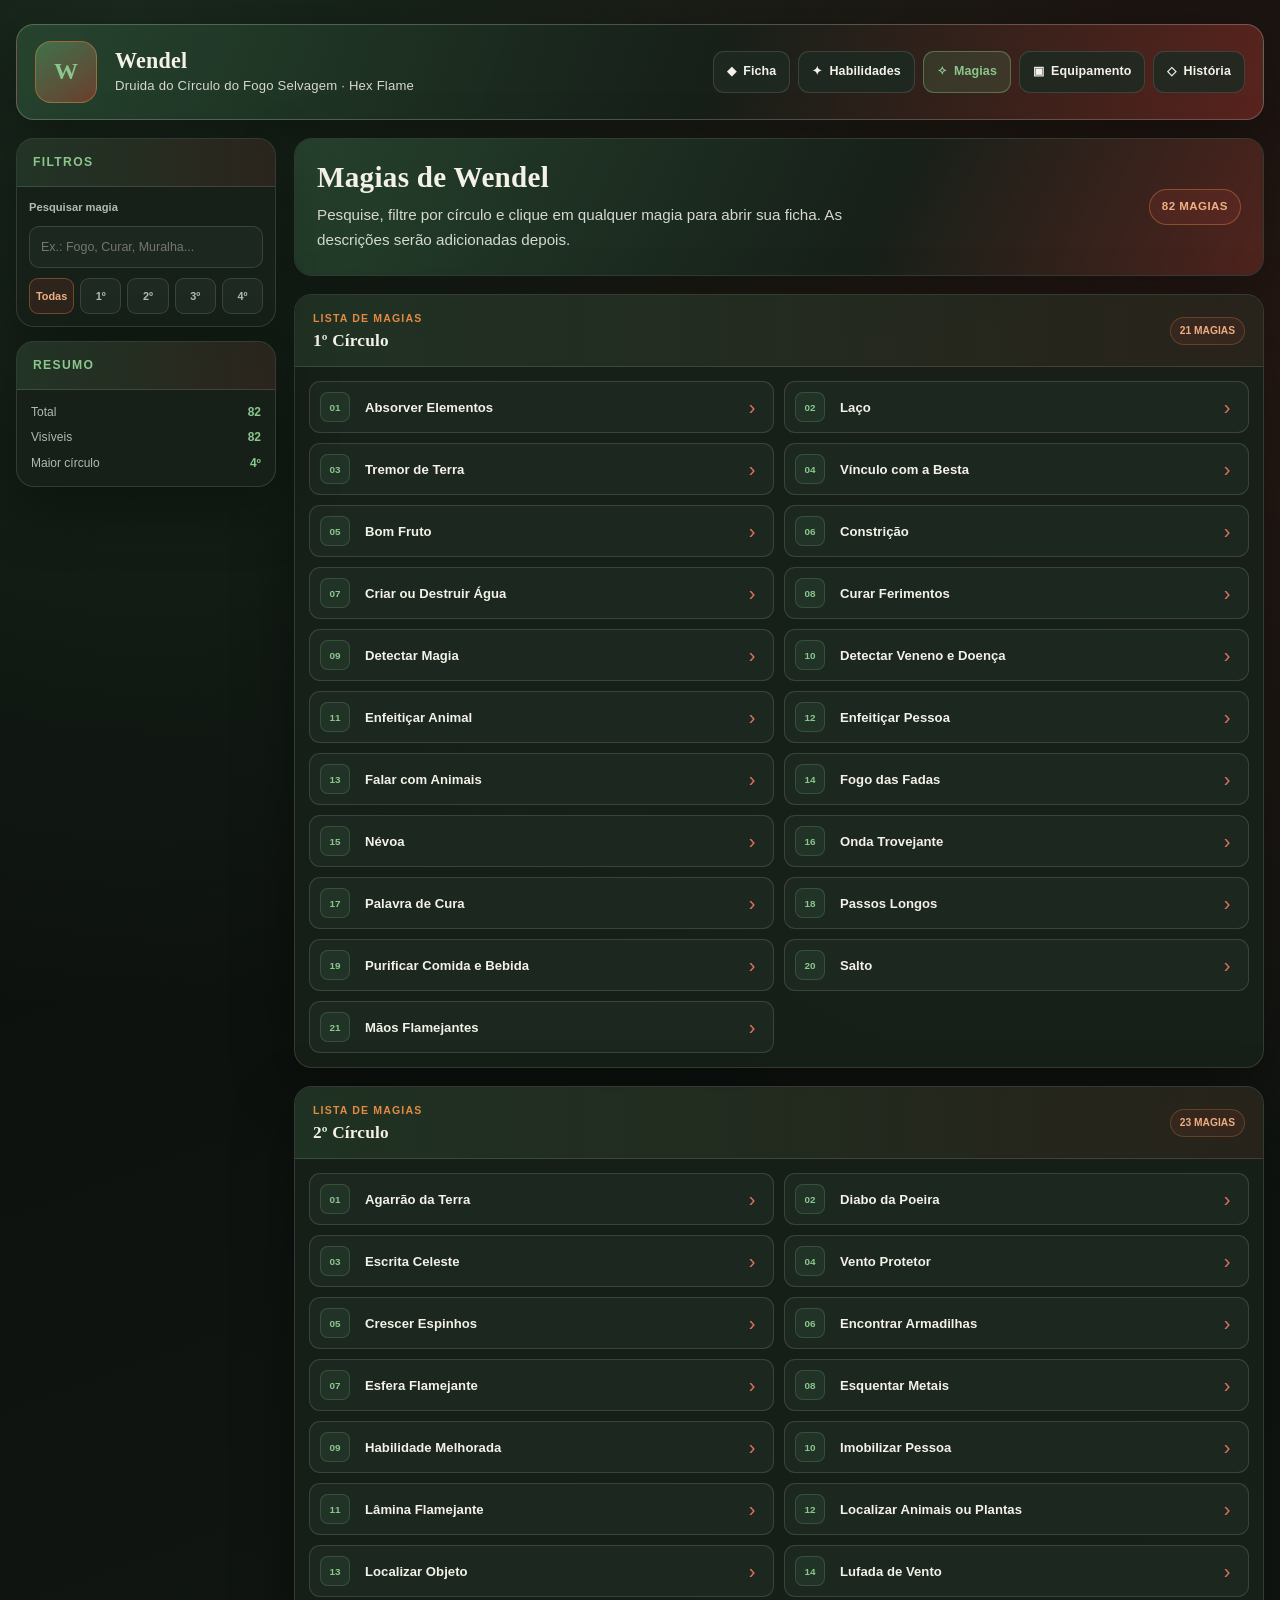
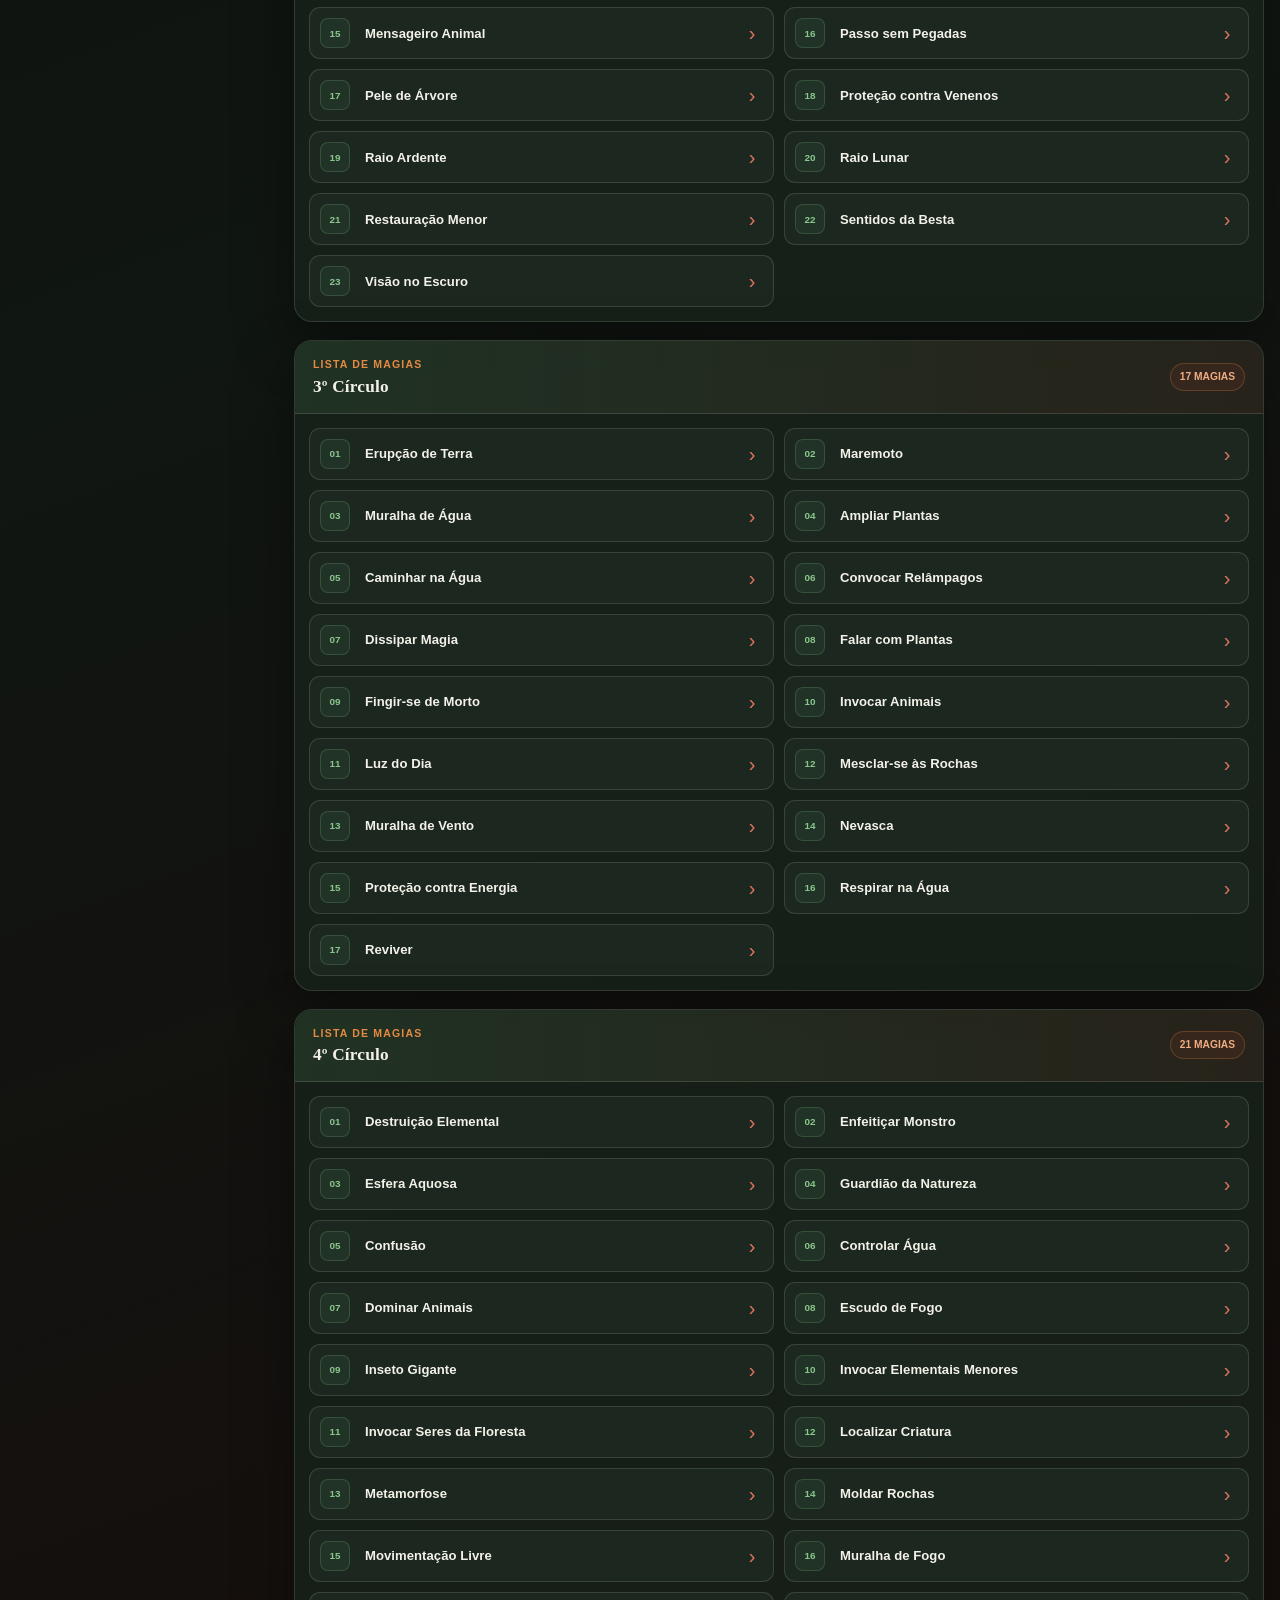
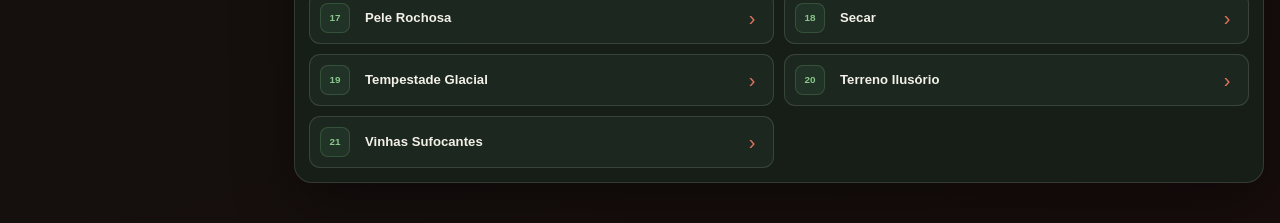
<file: magias.html>
<!doctype html>
<html lang="pt-BR">
<head>
<meta charset="utf-8">
<meta name="viewport" content="width=device-width,initial-scale=1">
<title>Wendel — Magias</title>
<link rel="stylesheet" href="styles.css">
</head>
<body>
<div class="site-shell">
<header class="site-header">
  <a class="brand-mark" href="index.html">W</a>
  <div class="brand-copy">
    <h1>Wendel</h1>
    <p>Druida do Círculo do Fogo Selvagem · Hex Flame</p>
  </div>
  <button class="nav-toggle" type="button" data-nav-toggle aria-expanded="false" aria-label="Abrir ou fechar menu">☰</button>
  <nav class="main-nav" aria-label="Navegação principal">
    <a class="nav-link" href="index.html"><span>◆</span>Ficha</a>
    <a class="nav-link" href="habilidades.html"><span>✦</span>Habilidades</a>
    <a class="nav-link" href="magias.html" aria-current="page"><span>✧</span>Magias</a>
    <a class="nav-link" href="equipamento.html"><span>▣</span>Equipamento</a>
    <a class="nav-link" href="historia.html"><span>◇</span>História</a>
  </nav>
</header>

<div class="page-layout spell-page-layout">
  <aside class="sidebar">
    <section class="sidebar-card">
      <h2 class="sidebar-title">Filtros</h2>
      <div class="spell-filter-panel">
        <label class="spell-search-label" for="spell-search">Pesquisar magia</label>
        <input id="spell-search" class="spell-search" type="search" placeholder="Ex.: Fogo, Curar, Muralha...">

        <div class="circle-filter-buttons" aria-label="Filtrar por círculo">
          <button class="circle-filter is-active" type="button" data-circle-filter="all">Todas</button>
          <button class="circle-filter" type="button" data-circle-filter="1">1º</button>
          <button class="circle-filter" type="button" data-circle-filter="2">2º</button>
          <button class="circle-filter" type="button" data-circle-filter="3">3º</button>
          <button class="circle-filter" type="button" data-circle-filter="4">4º</button>
        </div>
      </div>
    </section>

    <section class="sidebar-card">
      <h2 class="sidebar-title">Resumo</h2>
      <div class="status-box">
        <div class="status-row"><span>Total</span><strong>82</strong></div>
        <div class="status-row"><span>Visíveis</span><strong id="visible-spell-count">82</strong></div>
        <div class="status-row"><span>Maior círculo</span><strong>4º</strong></div>
      </div>
    </section>
  </aside>

  <main class="content-area">
    <section class="hero-card">
      <div class="hero-header">
        <div>
          <h2>Magias de Wendel</h2>
          <p>Pesquise, filtre por círculo e clique em qualquer magia para abrir sua ficha. As descrições serão adicionadas depois.</p>
        </div>
        <span class="hero-badge">82 magias</span>
      </div>
    </section>

    
      <section class="spell-circle-card" id="circulo-1">
        <header class="spell-circle-header">
          <div>
            <span class="eyebrow">Lista de magias</span>
            <h3>1º Círculo</h3>
          </div>
          <span class="spell-count">21 magias</span>
        </header>
        <div class="spell-grid">
          
          <button class="spell-button" type="button" data-spell-name="Absorver Elementos" data-circle="1">
            <span class="spell-index">01</span>
            <span class="spell-name">Absorver Elementos</span>
            <span class="spell-open-mark" aria-hidden="true">›</span>
          </button>

          <button class="spell-button" type="button" data-spell-name="Laço" data-circle="1">
            <span class="spell-index">02</span>
            <span class="spell-name">Laço</span>
            <span class="spell-open-mark" aria-hidden="true">›</span>
          </button>

          <button class="spell-button" type="button" data-spell-name="Tremor de Terra" data-circle="1">
            <span class="spell-index">03</span>
            <span class="spell-name">Tremor de Terra</span>
            <span class="spell-open-mark" aria-hidden="true">›</span>
          </button>

          <button class="spell-button" type="button" data-spell-name="Vínculo com a Besta" data-circle="1">
            <span class="spell-index">04</span>
            <span class="spell-name">Vínculo com a Besta</span>
            <span class="spell-open-mark" aria-hidden="true">›</span>
          </button>

          <button class="spell-button" type="button" data-spell-name="Bom Fruto" data-circle="1">
            <span class="spell-index">05</span>
            <span class="spell-name">Bom Fruto</span>
            <span class="spell-open-mark" aria-hidden="true">›</span>
          </button>

          <button class="spell-button" type="button" data-spell-name="Constrição" data-circle="1">
            <span class="spell-index">06</span>
            <span class="spell-name">Constrição</span>
            <span class="spell-open-mark" aria-hidden="true">›</span>
          </button>

          <button class="spell-button" type="button" data-spell-name="Criar ou Destruir Água" data-circle="1">
            <span class="spell-index">07</span>
            <span class="spell-name">Criar ou Destruir Água</span>
            <span class="spell-open-mark" aria-hidden="true">›</span>
          </button>

          <button class="spell-button" type="button" data-spell-name="Curar Ferimentos" data-circle="1">
            <span class="spell-index">08</span>
            <span class="spell-name">Curar Ferimentos</span>
            <span class="spell-open-mark" aria-hidden="true">›</span>
          </button>

          <button class="spell-button" type="button" data-spell-name="Detectar Magia" data-circle="1">
            <span class="spell-index">09</span>
            <span class="spell-name">Detectar Magia</span>
            <span class="spell-open-mark" aria-hidden="true">›</span>
          </button>

          <button class="spell-button" type="button" data-spell-name="Detectar Veneno e Doença" data-circle="1">
            <span class="spell-index">10</span>
            <span class="spell-name">Detectar Veneno e Doença</span>
            <span class="spell-open-mark" aria-hidden="true">›</span>
          </button>

          <button class="spell-button" type="button" data-spell-name="Enfeitiçar Animal" data-circle="1">
            <span class="spell-index">11</span>
            <span class="spell-name">Enfeitiçar Animal</span>
            <span class="spell-open-mark" aria-hidden="true">›</span>
          </button>

          <button class="spell-button" type="button" data-spell-name="Enfeitiçar Pessoa" data-circle="1">
            <span class="spell-index">12</span>
            <span class="spell-name">Enfeitiçar Pessoa</span>
            <span class="spell-open-mark" aria-hidden="true">›</span>
          </button>

          <button class="spell-button" type="button" data-spell-name="Falar com Animais" data-circle="1">
            <span class="spell-index">13</span>
            <span class="spell-name">Falar com Animais</span>
            <span class="spell-open-mark" aria-hidden="true">›</span>
          </button>

          <button class="spell-button" type="button" data-spell-name="Fogo das Fadas" data-circle="1">
            <span class="spell-index">14</span>
            <span class="spell-name">Fogo das Fadas</span>
            <span class="spell-open-mark" aria-hidden="true">›</span>
          </button>

          <button class="spell-button" type="button" data-spell-name="Névoa" data-circle="1">
            <span class="spell-index">15</span>
            <span class="spell-name">Névoa</span>
            <span class="spell-open-mark" aria-hidden="true">›</span>
          </button>

          <button class="spell-button" type="button" data-spell-name="Onda Trovejante" data-circle="1">
            <span class="spell-index">16</span>
            <span class="spell-name">Onda Trovejante</span>
            <span class="spell-open-mark" aria-hidden="true">›</span>
          </button>

          <button class="spell-button" type="button" data-spell-name="Palavra de Cura" data-circle="1">
            <span class="spell-index">17</span>
            <span class="spell-name">Palavra de Cura</span>
            <span class="spell-open-mark" aria-hidden="true">›</span>
          </button>

          <button class="spell-button" type="button" data-spell-name="Passos Longos" data-circle="1">
            <span class="spell-index">18</span>
            <span class="spell-name">Passos Longos</span>
            <span class="spell-open-mark" aria-hidden="true">›</span>
          </button>

          <button class="spell-button" type="button" data-spell-name="Purificar Comida e Bebida" data-circle="1">
            <span class="spell-index">19</span>
            <span class="spell-name">Purificar Comida e Bebida</span>
            <span class="spell-open-mark" aria-hidden="true">›</span>
          </button>

          <button class="spell-button" type="button" data-spell-name="Salto" data-circle="1">
            <span class="spell-index">20</span>
            <span class="spell-name">Salto</span>
            <span class="spell-open-mark" aria-hidden="true">›</span>
          </button>

          <button class="spell-button" type="button" data-spell-name="Mãos Flamejantes" data-circle="1">
            <span class="spell-index">21</span>
            <span class="spell-name">Mãos Flamejantes</span>
            <span class="spell-open-mark" aria-hidden="true">›</span>
          </button>
        </div>
      </section>
      <section class="spell-circle-card" id="circulo-2">
        <header class="spell-circle-header">
          <div>
            <span class="eyebrow">Lista de magias</span>
            <h3>2º Círculo</h3>
          </div>
          <span class="spell-count">23 magias</span>
        </header>
        <div class="spell-grid">
          
          <button class="spell-button" type="button" data-spell-name="Agarrão da Terra" data-circle="2">
            <span class="spell-index">01</span>
            <span class="spell-name">Agarrão da Terra</span>
            <span class="spell-open-mark" aria-hidden="true">›</span>
          </button>

          <button class="spell-button" type="button" data-spell-name="Diabo da Poeira" data-circle="2">
            <span class="spell-index">02</span>
            <span class="spell-name">Diabo da Poeira</span>
            <span class="spell-open-mark" aria-hidden="true">›</span>
          </button>

          <button class="spell-button" type="button" data-spell-name="Escrita Celeste" data-circle="2">
            <span class="spell-index">03</span>
            <span class="spell-name">Escrita Celeste</span>
            <span class="spell-open-mark" aria-hidden="true">›</span>
          </button>

          <button class="spell-button" type="button" data-spell-name="Vento Protetor" data-circle="2">
            <span class="spell-index">04</span>
            <span class="spell-name">Vento Protetor</span>
            <span class="spell-open-mark" aria-hidden="true">›</span>
          </button>

          <button class="spell-button" type="button" data-spell-name="Crescer Espinhos" data-circle="2">
            <span class="spell-index">05</span>
            <span class="spell-name">Crescer Espinhos</span>
            <span class="spell-open-mark" aria-hidden="true">›</span>
          </button>

          <button class="spell-button" type="button" data-spell-name="Encontrar Armadilhas" data-circle="2">
            <span class="spell-index">06</span>
            <span class="spell-name">Encontrar Armadilhas</span>
            <span class="spell-open-mark" aria-hidden="true">›</span>
          </button>

          <button class="spell-button" type="button" data-spell-name="Esfera Flamejante" data-circle="2">
            <span class="spell-index">07</span>
            <span class="spell-name">Esfera Flamejante</span>
            <span class="spell-open-mark" aria-hidden="true">›</span>
          </button>

          <button class="spell-button" type="button" data-spell-name="Esquentar Metais" data-circle="2">
            <span class="spell-index">08</span>
            <span class="spell-name">Esquentar Metais</span>
            <span class="spell-open-mark" aria-hidden="true">›</span>
          </button>

          <button class="spell-button" type="button" data-spell-name="Habilidade Melhorada" data-circle="2">
            <span class="spell-index">09</span>
            <span class="spell-name">Habilidade Melhorada</span>
            <span class="spell-open-mark" aria-hidden="true">›</span>
          </button>

          <button class="spell-button" type="button" data-spell-name="Imobilizar Pessoa" data-circle="2">
            <span class="spell-index">10</span>
            <span class="spell-name">Imobilizar Pessoa</span>
            <span class="spell-open-mark" aria-hidden="true">›</span>
          </button>

          <button class="spell-button" type="button" data-spell-name="Lâmina Flamejante" data-circle="2">
            <span class="spell-index">11</span>
            <span class="spell-name">Lâmina Flamejante</span>
            <span class="spell-open-mark" aria-hidden="true">›</span>
          </button>

          <button class="spell-button" type="button" data-spell-name="Localizar Animais ou Plantas" data-circle="2">
            <span class="spell-index">12</span>
            <span class="spell-name">Localizar Animais ou Plantas</span>
            <span class="spell-open-mark" aria-hidden="true">›</span>
          </button>

          <button class="spell-button" type="button" data-spell-name="Localizar Objeto" data-circle="2">
            <span class="spell-index">13</span>
            <span class="spell-name">Localizar Objeto</span>
            <span class="spell-open-mark" aria-hidden="true">›</span>
          </button>

          <button class="spell-button" type="button" data-spell-name="Lufada de Vento" data-circle="2">
            <span class="spell-index">14</span>
            <span class="spell-name">Lufada de Vento</span>
            <span class="spell-open-mark" aria-hidden="true">›</span>
          </button>

          <button class="spell-button" type="button" data-spell-name="Mensageiro Animal" data-circle="2">
            <span class="spell-index">15</span>
            <span class="spell-name">Mensageiro Animal</span>
            <span class="spell-open-mark" aria-hidden="true">›</span>
          </button>

          <button class="spell-button" type="button" data-spell-name="Passo sem Pegadas" data-circle="2">
            <span class="spell-index">16</span>
            <span class="spell-name">Passo sem Pegadas</span>
            <span class="spell-open-mark" aria-hidden="true">›</span>
          </button>

          <button class="spell-button" type="button" data-spell-name="Pele de Árvore" data-circle="2">
            <span class="spell-index">17</span>
            <span class="spell-name">Pele de Árvore</span>
            <span class="spell-open-mark" aria-hidden="true">›</span>
          </button>

          <button class="spell-button" type="button" data-spell-name="Proteção contra Venenos" data-circle="2">
            <span class="spell-index">18</span>
            <span class="spell-name">Proteção contra Venenos</span>
            <span class="spell-open-mark" aria-hidden="true">›</span>
          </button>

          <button class="spell-button" type="button" data-spell-name="Raio Ardente" data-circle="2">
            <span class="spell-index">19</span>
            <span class="spell-name">Raio Ardente</span>
            <span class="spell-open-mark" aria-hidden="true">›</span>
          </button>

          <button class="spell-button" type="button" data-spell-name="Raio Lunar" data-circle="2">
            <span class="spell-index">20</span>
            <span class="spell-name">Raio Lunar</span>
            <span class="spell-open-mark" aria-hidden="true">›</span>
          </button>

          <button class="spell-button" type="button" data-spell-name="Restauração Menor" data-circle="2">
            <span class="spell-index">21</span>
            <span class="spell-name">Restauração Menor</span>
            <span class="spell-open-mark" aria-hidden="true">›</span>
          </button>

          <button class="spell-button" type="button" data-spell-name="Sentidos da Besta" data-circle="2">
            <span class="spell-index">22</span>
            <span class="spell-name">Sentidos da Besta</span>
            <span class="spell-open-mark" aria-hidden="true">›</span>
          </button>

          <button class="spell-button" type="button" data-spell-name="Visão no Escuro" data-circle="2">
            <span class="spell-index">23</span>
            <span class="spell-name">Visão no Escuro</span>
            <span class="spell-open-mark" aria-hidden="true">›</span>
          </button>
        </div>
      </section>
      <section class="spell-circle-card" id="circulo-3">
        <header class="spell-circle-header">
          <div>
            <span class="eyebrow">Lista de magias</span>
            <h3>3º Círculo</h3>
          </div>
          <span class="spell-count">17 magias</span>
        </header>
        <div class="spell-grid">
          
          <button class="spell-button" type="button" data-spell-name="Erupção de Terra" data-circle="3">
            <span class="spell-index">01</span>
            <span class="spell-name">Erupção de Terra</span>
            <span class="spell-open-mark" aria-hidden="true">›</span>
          </button>

          <button class="spell-button" type="button" data-spell-name="Maremoto" data-circle="3">
            <span class="spell-index">02</span>
            <span class="spell-name">Maremoto</span>
            <span class="spell-open-mark" aria-hidden="true">›</span>
          </button>

          <button class="spell-button" type="button" data-spell-name="Muralha de Água" data-circle="3">
            <span class="spell-index">03</span>
            <span class="spell-name">Muralha de Água</span>
            <span class="spell-open-mark" aria-hidden="true">›</span>
          </button>

          <button class="spell-button" type="button" data-spell-name="Ampliar Plantas" data-circle="3">
            <span class="spell-index">04</span>
            <span class="spell-name">Ampliar Plantas</span>
            <span class="spell-open-mark" aria-hidden="true">›</span>
          </button>

          <button class="spell-button" type="button" data-spell-name="Caminhar na Água" data-circle="3">
            <span class="spell-index">05</span>
            <span class="spell-name">Caminhar na Água</span>
            <span class="spell-open-mark" aria-hidden="true">›</span>
          </button>

          <button class="spell-button" type="button" data-spell-name="Convocar Relâmpagos" data-circle="3">
            <span class="spell-index">06</span>
            <span class="spell-name">Convocar Relâmpagos</span>
            <span class="spell-open-mark" aria-hidden="true">›</span>
          </button>

          <button class="spell-button" type="button" data-spell-name="Dissipar Magia" data-circle="3">
            <span class="spell-index">07</span>
            <span class="spell-name">Dissipar Magia</span>
            <span class="spell-open-mark" aria-hidden="true">›</span>
          </button>

          <button class="spell-button" type="button" data-spell-name="Falar com Plantas" data-circle="3">
            <span class="spell-index">08</span>
            <span class="spell-name">Falar com Plantas</span>
            <span class="spell-open-mark" aria-hidden="true">›</span>
          </button>

          <button class="spell-button" type="button" data-spell-name="Fingir-se de Morto" data-circle="3">
            <span class="spell-index">09</span>
            <span class="spell-name">Fingir-se de Morto</span>
            <span class="spell-open-mark" aria-hidden="true">›</span>
          </button>

          <button class="spell-button" type="button" data-spell-name="Invocar Animais" data-circle="3">
            <span class="spell-index">10</span>
            <span class="spell-name">Invocar Animais</span>
            <span class="spell-open-mark" aria-hidden="true">›</span>
          </button>

          <button class="spell-button" type="button" data-spell-name="Luz do Dia" data-circle="3">
            <span class="spell-index">11</span>
            <span class="spell-name">Luz do Dia</span>
            <span class="spell-open-mark" aria-hidden="true">›</span>
          </button>

          <button class="spell-button" type="button" data-spell-name="Mesclar-se às Rochas" data-circle="3">
            <span class="spell-index">12</span>
            <span class="spell-name">Mesclar-se às Rochas</span>
            <span class="spell-open-mark" aria-hidden="true">›</span>
          </button>

          <button class="spell-button" type="button" data-spell-name="Muralha de Vento" data-circle="3">
            <span class="spell-index">13</span>
            <span class="spell-name">Muralha de Vento</span>
            <span class="spell-open-mark" aria-hidden="true">›</span>
          </button>

          <button class="spell-button" type="button" data-spell-name="Nevasca" data-circle="3">
            <span class="spell-index">14</span>
            <span class="spell-name">Nevasca</span>
            <span class="spell-open-mark" aria-hidden="true">›</span>
          </button>

          <button class="spell-button" type="button" data-spell-name="Proteção contra Energia" data-circle="3">
            <span class="spell-index">15</span>
            <span class="spell-name">Proteção contra Energia</span>
            <span class="spell-open-mark" aria-hidden="true">›</span>
          </button>

          <button class="spell-button" type="button" data-spell-name="Respirar na Água" data-circle="3">
            <span class="spell-index">16</span>
            <span class="spell-name">Respirar na Água</span>
            <span class="spell-open-mark" aria-hidden="true">›</span>
          </button>

          <button class="spell-button" type="button" data-spell-name="Reviver" data-circle="3">
            <span class="spell-index">17</span>
            <span class="spell-name">Reviver</span>
            <span class="spell-open-mark" aria-hidden="true">›</span>
          </button>
        </div>
      </section>
      <section class="spell-circle-card" id="circulo-4">
        <header class="spell-circle-header">
          <div>
            <span class="eyebrow">Lista de magias</span>
            <h3>4º Círculo</h3>
          </div>
          <span class="spell-count">21 magias</span>
        </header>
        <div class="spell-grid">
          
          <button class="spell-button" type="button" data-spell-name="Destruição Elemental" data-circle="4">
            <span class="spell-index">01</span>
            <span class="spell-name">Destruição Elemental</span>
            <span class="spell-open-mark" aria-hidden="true">›</span>
          </button>

          <button class="spell-button" type="button" data-spell-name="Enfeitiçar Monstro" data-circle="4">
            <span class="spell-index">02</span>
            <span class="spell-name">Enfeitiçar Monstro</span>
            <span class="spell-open-mark" aria-hidden="true">›</span>
          </button>

          <button class="spell-button" type="button" data-spell-name="Esfera Aquosa" data-circle="4">
            <span class="spell-index">03</span>
            <span class="spell-name">Esfera Aquosa</span>
            <span class="spell-open-mark" aria-hidden="true">›</span>
          </button>

          <button class="spell-button" type="button" data-spell-name="Guardião da Natureza" data-circle="4">
            <span class="spell-index">04</span>
            <span class="spell-name">Guardião da Natureza</span>
            <span class="spell-open-mark" aria-hidden="true">›</span>
          </button>

          <button class="spell-button" type="button" data-spell-name="Confusão" data-circle="4">
            <span class="spell-index">05</span>
            <span class="spell-name">Confusão</span>
            <span class="spell-open-mark" aria-hidden="true">›</span>
          </button>

          <button class="spell-button" type="button" data-spell-name="Controlar Água" data-circle="4">
            <span class="spell-index">06</span>
            <span class="spell-name">Controlar Água</span>
            <span class="spell-open-mark" aria-hidden="true">›</span>
          </button>

          <button class="spell-button" type="button" data-spell-name="Dominar Animais" data-circle="4">
            <span class="spell-index">07</span>
            <span class="spell-name">Dominar Animais</span>
            <span class="spell-open-mark" aria-hidden="true">›</span>
          </button>

          <button class="spell-button" type="button" data-spell-name="Escudo de Fogo" data-circle="4">
            <span class="spell-index">08</span>
            <span class="spell-name">Escudo de Fogo</span>
            <span class="spell-open-mark" aria-hidden="true">›</span>
          </button>

          <button class="spell-button" type="button" data-spell-name="Inseto Gigante" data-circle="4">
            <span class="spell-index">09</span>
            <span class="spell-name">Inseto Gigante</span>
            <span class="spell-open-mark" aria-hidden="true">›</span>
          </button>

          <button class="spell-button" type="button" data-spell-name="Invocar Elementais Menores" data-circle="4">
            <span class="spell-index">10</span>
            <span class="spell-name">Invocar Elementais Menores</span>
            <span class="spell-open-mark" aria-hidden="true">›</span>
          </button>

          <button class="spell-button" type="button" data-spell-name="Invocar Seres da Floresta" data-circle="4">
            <span class="spell-index">11</span>
            <span class="spell-name">Invocar Seres da Floresta</span>
            <span class="spell-open-mark" aria-hidden="true">›</span>
          </button>

          <button class="spell-button" type="button" data-spell-name="Localizar Criatura" data-circle="4">
            <span class="spell-index">12</span>
            <span class="spell-name">Localizar Criatura</span>
            <span class="spell-open-mark" aria-hidden="true">›</span>
          </button>

          <button class="spell-button" type="button" data-spell-name="Metamorfose" data-circle="4">
            <span class="spell-index">13</span>
            <span class="spell-name">Metamorfose</span>
            <span class="spell-open-mark" aria-hidden="true">›</span>
          </button>

          <button class="spell-button" type="button" data-spell-name="Moldar Rochas" data-circle="4">
            <span class="spell-index">14</span>
            <span class="spell-name">Moldar Rochas</span>
            <span class="spell-open-mark" aria-hidden="true">›</span>
          </button>

          <button class="spell-button" type="button" data-spell-name="Movimentação Livre" data-circle="4">
            <span class="spell-index">15</span>
            <span class="spell-name">Movimentação Livre</span>
            <span class="spell-open-mark" aria-hidden="true">›</span>
          </button>

          <button class="spell-button" type="button" data-spell-name="Muralha de Fogo" data-circle="4">
            <span class="spell-index">16</span>
            <span class="spell-name">Muralha de Fogo</span>
            <span class="spell-open-mark" aria-hidden="true">›</span>
          </button>

          <button class="spell-button" type="button" data-spell-name="Pele Rochosa" data-circle="4">
            <span class="spell-index">17</span>
            <span class="spell-name">Pele Rochosa</span>
            <span class="spell-open-mark" aria-hidden="true">›</span>
          </button>

          <button class="spell-button" type="button" data-spell-name="Secar" data-circle="4">
            <span class="spell-index">18</span>
            <span class="spell-name">Secar</span>
            <span class="spell-open-mark" aria-hidden="true">›</span>
          </button>

          <button class="spell-button" type="button" data-spell-name="Tempestade Glacial" data-circle="4">
            <span class="spell-index">19</span>
            <span class="spell-name">Tempestade Glacial</span>
            <span class="spell-open-mark" aria-hidden="true">›</span>
          </button>

          <button class="spell-button" type="button" data-spell-name="Terreno Ilusório" data-circle="4">
            <span class="spell-index">20</span>
            <span class="spell-name">Terreno Ilusório</span>
            <span class="spell-open-mark" aria-hidden="true">›</span>
          </button>

          <button class="spell-button" type="button" data-spell-name="Vinhas Sufocantes" data-circle="4">
            <span class="spell-index">21</span>
            <span class="spell-name">Vinhas Sufocantes</span>
            <span class="spell-open-mark" aria-hidden="true">›</span>
          </button>
        </div>
      </section>
  </main>
</div>
</div>

<dialog class="spell-modal" id="spell-modal" aria-labelledby="spell-modal-title">
  <div class="spell-modal-header">
    <div>
      <span class="eyebrow" id="spell-modal-subtitle">Descrição da magia</span>
      <h2 id="spell-modal-title">Magia</h2>
    </div>
    <button class="modal-close" type="button" data-close-modal aria-label="Fechar">×</button>
  </div>
  <div class="spell-modal-body">
    <p id="spell-modal-body">Ainda vamos adicionar as descrições.</p>
  </div>
</dialog>

<script src="script.js"></script>
</body>
</html>
</file>
<file: styles.css>
:root {
  --bg: #0b0f0c;
  --bg-soft: #111713;
  --panel: #172019;
  --panel-2: #1e2921;
  --panel-3: #243127;
  --green: #4f8a5b;
  --green-light: #8bc68d;
  --green-dark: #27452f;
  --red: #a64032;
  --red-light: #df745e;
  --red-dark: #5e241f;
  --ember: #e58a43;
  --gold: #cfb06a;
  --text: #f3f1e8;
  --muted: #b4baaf;
  --line: rgba(225, 231, 220, 0.14);
  --line-strong: rgba(225, 231, 220, 0.25);
  --shadow: 0 20px 60px rgba(0,0,0,.35);
  --radius: 18px;
  --radius-sm: 12px;
  --max: 1280px;
}

* {
  box-sizing: border-box;
  animation: none !important;
  transition: none !important;
}

html {
  scroll-behavior: auto;
}

body {
  margin: 0;
  min-height: 100vh;
  color: var(--text);
  background:
    radial-gradient(circle at 10% 0%, rgba(79,138,91,.22), transparent 28%),
    radial-gradient(circle at 90% 10%, rgba(166,64,50,.18), transparent 26%),
    linear-gradient(160deg, #0a0d0b 0%, #101612 52%, #170d0c 100%);
  font-family: Inter, Arial, Helvetica, sans-serif;
}

a {
  color: inherit;
  text-decoration: none;
}

button,
a {
  -webkit-tap-highlight-color: transparent;
}

.site-shell {
  width: min(calc(100% - 32px), var(--max));
  margin: 0 auto;
  padding: 24px 0 40px;
}

.site-header {
  display: grid;
  grid-template-columns: auto 1fr auto;
  gap: 18px;
  align-items: center;
  padding: 16px 18px;
  border: 1px solid var(--line-strong);
  border-radius: var(--radius);
  background:
    linear-gradient(110deg, rgba(39,69,47,.96), rgba(23,32,25,.98) 55%, rgba(94,36,31,.94));
  box-shadow: var(--shadow);
}

.brand-mark {
  display: grid;
  width: 62px;
  height: 62px;
  place-items: center;
  border: 1px solid rgba(229,138,67,.45);
  border-radius: 16px;
  background: linear-gradient(145deg, rgba(79,138,91,.65), rgba(166,64,50,.55));
  font-family: Georgia, serif;
  font-size: 1.5rem;
  font-weight: 700;
  color: var(--green-light);
}

.brand-copy h1 {
  margin: 0;
  font-family: Georgia, serif;
  font-size: 1.25rem;
  letter-spacing: .02em;
}

.brand-copy p {
  margin: 4px 0 0;
  color: #d5d8ce;
  font-size: .82rem;
}

.main-nav {
  display: flex;
  flex-wrap: wrap;
  justify-content: flex-end;
  gap: 8px;
}

.nav-link {
  display: inline-flex;
  min-height: 42px;
  align-items: center;
  gap: 7px;
  padding: 0 13px;
  border: 1px solid var(--line);
  border-radius: 11px;
  background: rgba(30,41,33,.88);
  font-size: .78rem;
  font-weight: 700;
}

.nav-link[aria-current="page"] {
  border-color: rgba(139,198,141,.4);
  background: rgba(79,138,91,.22);
  color: var(--green-light);
}

.page-layout {
  display: grid;
  grid-template-columns: 260px minmax(0, 1fr);
  gap: 18px;
  margin-top: 18px;
}

.sidebar {
  align-self: start;
  position: sticky;
  top: 18px;
  display: grid;
  gap: 14px;
}

.sidebar-card,
.content-card,
.hero-card,
.empty-card {
  border: 1px solid var(--line);
  border-radius: var(--radius);
  background: rgba(23,32,25,.94);
  box-shadow: var(--shadow);
}

.sidebar-card {
  overflow: hidden;
}

.sidebar-title {
  margin: 0;
  padding: 14px 16px;
  border-bottom: 1px solid var(--line);
  background: linear-gradient(90deg, rgba(79,138,91,.20), rgba(166,64,50,.14));
  font-size: .76rem;
  letter-spacing: .08em;
  text-transform: uppercase;
  color: var(--green-light);
}

.section-nav {
  display: grid;
  padding: 8px;
}

.section-nav a {
  padding: 10px 11px;
  border-radius: 9px;
  color: var(--muted);
  font-size: .78rem;
  line-height: 1.25;
}

.section-nav a + a {
  border-top: 1px solid rgba(225,231,220,.06);
}

.section-nav a strong {
  color: var(--text);
}

.status-box {
  display: grid;
  gap: 8px;
  padding: 14px;
}

.status-row {
  display: flex;
  justify-content: space-between;
  gap: 12px;
  font-size: .75rem;
}

.status-row span {
  color: var(--muted);
}

.status-row strong {
  color: var(--green-light);
}

.content-area {
  display: grid;
  gap: 18px;
}

.hero-card {
  overflow: hidden;
}

.hero-header {
  display: grid;
  grid-template-columns: 1fr auto;
  gap: 16px;
  align-items: center;
  padding: 22px;
  background:
    linear-gradient(115deg, rgba(39,69,47,.88), rgba(23,32,25,.95) 60%, rgba(94,36,31,.80));
}

.hero-header h2 {
  margin: 0;
  font-family: Georgia, serif;
  font-size: 1.65rem;
}

.hero-header p {
  max-width: 760px;
  margin: 8px 0 0;
  color: #d6d9d1;
  font-size: .92rem;
  line-height: 1.6;
}

.hero-badge {
  padding: 8px 12px;
  border: 1px solid rgba(229,138,67,.40);
  border-radius: 999px;
  background: rgba(166,64,50,.16);
  color: #f0b084;
  font-size: .72rem;
  font-weight: 800;
  letter-spacing: .04em;
  text-transform: uppercase;
}

.content-card {
  overflow: hidden;
}

.content-card > header {
  display: flex;
  align-items: center;
  justify-content: space-between;
  gap: 14px;
  padding: 14px 18px;
  border-bottom: 1px solid var(--line);
  background: linear-gradient(90deg, rgba(79,138,91,.16), rgba(166,64,50,.10));
}

.content-card > header h3 {
  margin: 0;
  font-family: Georgia, serif;
  font-size: 1rem;
}

.eyebrow {
  display: block;
  margin-bottom: 4px;
  color: var(--ember);
  font-size: .66rem;
  font-weight: 800;
  letter-spacing: .08em;
  text-transform: uppercase;
}

.level-badge {
  flex: 0 0 auto;
  padding: 5px 8px;
  border: 1px solid rgba(139,198,141,.28);
  border-radius: 999px;
  background: rgba(79,138,91,.15);
  color: var(--green-light);
  font-size: .64rem;
  font-weight: 800;
  text-transform: uppercase;
}

.card-body {
  display: grid;
  gap: 16px;
  padding: 18px;
}

.feature-grid {
  display: grid;
  grid-template-columns: repeat(2, minmax(0,1fr));
  gap: 14px;
}

.feature-block {
  border: 1px solid var(--line);
  border-radius: var(--radius-sm);
  background: rgba(30,41,33,.84);
  overflow: hidden;
}

.feature-block h4 {
  margin: 0;
  padding: 11px 13px;
  border-bottom: 1px solid var(--line);
  background: rgba(79,138,91,.10);
  font-size: .88rem;
}

.feature-block.fire h4 {
  background: rgba(166,64,50,.14);
}

.feature-block.gold h4 {
  background: rgba(207,176,106,.12);
}

.feature-block p,
.feature-block li {
  color: #d9dbd4;
  font-size: .82rem;
  line-height: 1.62;
}

.feature-block p {
  margin: 0;
  padding: 12px 13px 0;
}

.feature-block p:last-child {
  padding-bottom: 13px;
}

.feature-block ul {
  margin: 0;
  padding: 12px 28px 14px;
}

.feature-block li + li {
  margin-top: 8px;
}

.note {
  margin: 0;
  padding: 10px 12px;
  border-left: 3px solid var(--ember);
  border-radius: 0 8px 8px 0;
  background: rgba(229,138,67,.08);
  color: #f0dfc7;
  font-size: .8rem;
  font-weight: 700;
}

.table-wrap {
  overflow-x: auto;
  border: 1px solid var(--line);
  border-radius: var(--radius-sm);
  background: #111612;
}

table {
  width: 100%;
  border-collapse: collapse;
  min-width: 720px;
  font-size: .74rem;
}

table.druid {
  min-width: 1100px;
}

th,
td {
  padding: 9px 10px;
  border-right: 1px solid rgba(225,231,220,.07);
  border-bottom: 1px solid rgba(225,231,220,.07);
  text-align: center;
  white-space: nowrap;
}

th {
  background: #263329;
  color: var(--green-light);
  font-size: .66rem;
  text-transform: uppercase;
}

td {
  color: #d8dad3;
}

td.text-left {
  text-align: left;
  white-space: normal;
  min-width: 260px;
}

tbody tr:nth-child(even) {
  background: rgba(255,255,255,.018);
}

.future-levels {
  display: grid;
  grid-template-columns: repeat(6, minmax(0,1fr));
  gap: 8px;
}

.future-level {
  display: grid;
  min-height: 58px;
  place-items: center;
  border: 1px solid rgba(166,64,50,.18);
  border-radius: 10px;
  background: rgba(94,36,31,.10);
  color: var(--muted);
  font-size: .8rem;
  font-weight: 700;
}

.home-grid {
  display: grid;
  grid-template-columns: 1.1fr .8fr;
  gap: 18px;
  margin-top: 18px;
}

.profile-panel,
.stats-panel {
  border: 1px solid var(--line);
  border-radius: var(--radius);
  background: rgba(23,32,25,.94);
  box-shadow: var(--shadow);
  overflow: hidden;
}

.profile-head {
  display: grid;
  grid-template-columns: 92px 1fr;
  gap: 16px;
  padding: 18px;
  background: linear-gradient(110deg, rgba(39,69,47,.9), rgba(94,36,31,.75));
}

.profile-image {
  display: grid;
  width: 92px;
  height: 92px;
  place-items: center;
  border: 1px solid rgba(229,138,67,.35);
  border-radius: 18px;
  background: linear-gradient(145deg, rgba(79,138,91,.55), rgba(166,64,50,.45));
  font-family: Georgia, serif;
  font-size: 2rem;
  color: var(--green-light);
}

.profile-info {
  display: grid;
  grid-template-columns: repeat(2, minmax(0,1fr));
  gap: 10px 16px;
}

.info-pair span {
  display: block;
  color: var(--muted);
  font-size: .68rem;
  text-transform: uppercase;
  letter-spacing: .06em;
}

.info-pair strong {
  display: block;
  margin-top: 2px;
  font-size: .9rem;
}

.quick-actions {
  display: grid;
  grid-template-columns: repeat(3,1fr);
  gap: 10px;
  padding: 14px;
}

.quick-action {
  display: flex;
  min-height: 62px;
  flex-direction: column;
  align-items: center;
  justify-content: center;
  gap: 6px;
  border: 1px solid var(--line);
  border-radius: 12px;
  background: var(--panel-2);
  font-size: .76rem;
  font-weight: 700;
}

.quick-action .icon {
  font-size: 1.05rem;
  color: var(--green-light);
}

.quick-action:nth-child(2) .icon {
  color: var(--red-light);
}

.quick-action:nth-child(3) .icon {
  color: var(--gold);
}

.combat-stats {
  display: grid;
  grid-template-columns: repeat(3,1fr);
  border-top: 1px solid var(--line);
}

.combat-stat {
  display: grid;
  place-items: center;
  min-height: 92px;
  border-right: 1px solid var(--line);
}

.combat-stat:last-child {
  border-right: 0;
}

.combat-stat span {
  color: var(--muted);
  font-size: .68rem;
  text-transform: uppercase;
}

.combat-stat strong {
  margin-top: 3px;
  font-size: 1.5rem;
}

.sheet-grid {
  display: grid;
  grid-template-columns: 120px 1fr 1fr;
  gap: 14px;
  padding: 14px;
}

.attribute-column,
.save-column,
.skill-column,
.art-column {
  border: 1px solid var(--line);
  border-radius: 12px;
  background: rgba(30,41,33,.84);
  overflow: hidden;
}

.panel-title {
  margin: 0;
  padding: 11px;
  border-bottom: 1px solid var(--line);
  background: rgba(79,138,91,.12);
  color: var(--green-light);
  font-size: .72rem;
  text-align: center;
  text-transform: uppercase;
  letter-spacing: .06em;
}

.attribute-list {
  display: grid;
  gap: 8px;
  padding: 10px;
}

.attribute {
  display: grid;
  min-height: 66px;
  place-items: center;
  border: 1px solid rgba(139,198,141,.16);
  border-radius: 10px;
  background: rgba(36,49,39,.95);
}

.attribute span {
  color: var(--muted);
  font-size: .64rem;
  font-weight: 700;
}

.attribute strong {
  font-size: 1.2rem;
  line-height: 1;
}

.attribute small {
  color: var(--green-light);
  font-size: .62rem;
}

.check-list {
  display: grid;
  padding: 8px 10px;
}

.check-row {
  display: grid;
  grid-template-columns: 12px minmax(0,1fr) auto;
  gap: 7px;
  align-items: center;
  min-height: 31px;
  border-bottom: 1px solid rgba(225,231,220,.06);
  font-size: .72rem;
}

.check-row:last-child {
  border-bottom: 0;
}

.dot {
  width: 10px;
  height: 10px;
  border: 1px solid #c9cec5;
  border-radius: 50%;
}

.dot.filled {
  border-color: var(--red-light);
  background: radial-gradient(circle, var(--red-light) 0 45%, transparent 48%);
}

.check-row span:nth-child(2) {
  color: var(--muted);
}

.check-row small {
  color: #7f897f;
}

.art-column {
  display: grid;
  min-height: 100%;
}

.art-placeholder {
  display: grid;
  min-height: 520px;
  place-items: center;
  background:
    radial-gradient(circle at 78% 28%, rgba(166,64,50,.20), transparent 24%),
    radial-gradient(circle at 22% 70%, rgba(79,138,91,.22), transparent 28%),
    linear-gradient(180deg, #172219, #0d100d);
  color: var(--muted);
  font-size: .8rem;
}

.history-link {
  display: grid;
  min-height: 48px;
  place-items: center;
  border-top: 1px solid var(--line);
  background: linear-gradient(90deg, var(--green-dark), var(--red-dark));
  font-weight: 800;
  font-size: .8rem;
}

.empty-card {
  min-height: 420px;
  display: grid;
  place-items: center;
  padding: 24px;
  color: var(--muted);
}

@media (max-width: 980px) {
  .site-header {
    grid-template-columns: auto 1fr;
  }

  .main-nav {
    grid-column: 1 / -1;
    justify-content: flex-start;
  }

  .page-layout {
    grid-template-columns: 1fr;
  }

  .sidebar {
    position: static;
    grid-template-columns: 1fr 1fr;
  }

  .home-grid {
    grid-template-columns: 1fr;
  }

  .sheet-grid {
    grid-template-columns: 120px 1fr;
  }

  .art-column {
    grid-column: 1 / -1;
  }

  .art-placeholder {
    min-height: 360px;
  }
}

@media (max-width: 720px) {
  .site-shell {
    width: min(calc(100% - 16px), var(--max));
    padding-top: 8px;
  }

  .site-header {
    grid-template-columns: 52px 1fr;
    padding: 12px;
    border-radius: 14px;
  }

  .brand-mark {
    width: 52px;
    height: 52px;
  }

  .main-nav {
    display: grid;
    grid-template-columns: repeat(2, 1fr);
    width: 100%;
  }

  .nav-link {
    justify-content: center;
  }

  .sidebar {
    grid-template-columns: 1fr;
  }

  .hero-header {
    grid-template-columns: 1fr;
  }

  .feature-grid {
    grid-template-columns: 1fr;
  }

  .future-levels {
    grid-template-columns: repeat(4,1fr);
  }

  .profile-head {
    grid-template-columns: 72px 1fr;
  }

  .profile-image {
    width: 72px;
    height: 72px;
  }

  .profile-info {
    grid-template-columns: 1fr 1fr;
  }

  .quick-actions {
    grid-template-columns: repeat(3,1fr);
  }

  .sheet-grid {
    grid-template-columns: 92px 1fr;
  }

  .skill-column {
    grid-column: 1 / -1;
  }
}

@media (max-width: 480px) {
  .brand-copy h1 {
    font-size: 1rem;
  }

  .brand-copy p {
    font-size: .7rem;
  }

  .main-nav {
    grid-template-columns: 1fr 1fr;
  }

  .profile-head {
    grid-template-columns: 1fr;
  }

  .profile-image {
    width: 64px;
    height: 64px;
  }

  .profile-info {
    grid-template-columns: 1fr 1fr;
  }

  .quick-actions {
    grid-template-columns: 1fr;
  }

  .combat-stats {
    grid-template-columns: repeat(3,1fr);
  }

  .sheet-grid {
    grid-template-columns: 1fr;
  }

  .attribute-list {
    grid-template-columns: repeat(3,1fr);
  }

  .save-column,
  .skill-column,
  .art-column {
    grid-column: 1;
  }

  .future-levels {
    grid-template-columns: repeat(3,1fr);
  }

  .hero-header h2 {
    font-size: 1.3rem;
  }
}

/* =========================================================
   Página de Magias
   ========================================================= */
.spell-circle-card{overflow:visible;border:1px solid var(--line);border-radius:var(--radius);background:rgba(23,32,25,.94);box-shadow:var(--shadow)}
.spell-circle-header{display:flex;align-items:center;justify-content:space-between;gap:14px;padding:15px 18px;border-bottom:1px solid var(--line);border-radius:var(--radius) var(--radius) 0 0;background:linear-gradient(90deg,rgba(79,138,91,.18),rgba(166,64,50,.12))}
.spell-circle-header h3{margin:0;font-family:Georgia,serif;font-size:1.05rem}.spell-count{flex:0 0 auto;padding:5px 9px;border:1px solid rgba(229,138,67,.26);border-radius:999px;background:rgba(166,64,50,.12);color:#efad80;font-size:.64rem;font-weight:800;text-transform:uppercase}.spell-grid{display:grid;grid-template-columns:repeat(2,minmax(0,1fr));gap:10px;padding:14px}.spell-item{position:relative;border:1px solid var(--line);border-radius:11px;background:rgba(30,41,33,.88)}.spell-item[open]{z-index:20;border-color:rgba(229,138,67,.38)}.spell-item summary{display:grid;grid-template-columns:34px minmax(0,1fr) 22px;gap:8px;align-items:center;min-height:50px;padding:7px 10px;cursor:pointer;list-style:none}.spell-item summary::-webkit-details-marker{display:none}.spell-index{display:grid;width:28px;height:28px;place-items:center;border:1px solid rgba(139,198,141,.20);border-radius:8px;background:rgba(79,138,91,.12);color:var(--green-light);font-size:.62rem;font-weight:800}.spell-name{color:var(--text);font-size:.80rem;font-weight:700;line-height:1.2}.spell-toggle{display:grid;width:20px;height:20px;place-items:center;border:1px solid rgba(223,116,94,.22);border-radius:50%;color:var(--red-light);font-size:.86rem;font-weight:700}.spell-item[open] .spell-toggle{font-size:0;color:var(--ember)}.spell-item[open] .spell-toggle::after{content:"−";font-size:.86rem}.spell-popover{position:absolute;top:calc(100% + 8px);left:8px;right:8px;z-index:30;padding:12px 13px;border:1px solid rgba(229,138,67,.34);border-radius:10px;background:linear-gradient(145deg,rgba(39,69,47,.99),rgba(43,30,25,.99));box-shadow:0 14px 36px rgba(0,0,0,.42)}.spell-popover::before{content:"";position:absolute;top:-6px;left:28px;width:10px;height:10px;border-top:1px solid rgba(229,138,67,.34);border-left:1px solid rgba(229,138,67,.34);background:#26372b;transform:rotate(45deg)}.spell-popover strong{display:block;margin-bottom:5px;color:var(--text);font-size:.78rem}.spell-popover p{margin:0;color:#e5e2d8;font-size:.76rem;line-height:1.5}@media(max-width:900px){.spell-grid{grid-template-columns:1fr}}@media(max-width:720px){.spell-circle-header{align-items:flex-start}.spell-grid{padding:10px}.spell-item summary{min-height:48px}.spell-popover{position:static;margin:0 8px 8px;box-shadow:none}.spell-popover::before{display:none}}


/* =========================================================
   JavaScript / interações
   ========================================================= */

.nav-toggle {
  display: none;
  width: 42px;
  height: 42px;
  place-items: center;
  border: 1px solid var(--line);
  border-radius: 10px;
  background: rgba(30,41,33,.88);
  color: var(--text);
  font-size: 1.1rem;
  cursor: pointer;
}

.spell-filter-panel {
  display: grid;
  gap: 10px;
  padding: 12px;
}

.spell-search-label {
  color: var(--muted);
  font-size: .7rem;
  font-weight: 700;
}

.spell-search {
  width: 100%;
  min-height: 42px;
  padding: 0 11px;
  border: 1px solid var(--line);
  border-radius: 10px;
  outline: none;
  background: rgba(30,41,33,.92);
  color: var(--text);
  font: inherit;
  font-size: .78rem;
}

.spell-search:focus {
  border-color: rgba(139,198,141,.48);
}

.circle-filter-buttons {
  display: grid;
  grid-template-columns: repeat(5, 1fr);
  gap: 6px;
}

.circle-filter {
  min-height: 36px;
  border: 1px solid var(--line);
  border-radius: 9px;
  background: var(--panel-2);
  color: var(--muted);
  font-size: .68rem;
  font-weight: 800;
  cursor: pointer;
}

.circle-filter.is-active {
  border-color: rgba(229,138,67,.38);
  background: rgba(166,64,50,.16);
  color: #f0b084;
}

.spell-circle-card {
  overflow: hidden;
}

.spell-grid {
  display: grid;
  grid-template-columns: repeat(2, minmax(0,1fr));
  gap: 10px;
  padding: 14px;
}

.spell-button {
  display: grid;
  grid-template-columns: 36px minmax(0,1fr) 22px;
  gap: 9px;
  align-items: center;
  min-height: 52px;
  padding: 8px 10px;
  border: 1px solid var(--line);
  border-radius: 11px;
  background: rgba(30,41,33,.88);
  color: var(--text);
  text-align: left;
  cursor: pointer;
}

.spell-button:hover,
.spell-button:focus-visible {
  border-color: rgba(229,138,67,.35);
  outline: none;
}

.spell-button[hidden],
.spell-circle-card[hidden] {
  display: none !important;
}

.spell-index {
  display: grid;
  width: 30px;
  height: 30px;
  place-items: center;
  border: 1px solid rgba(139,198,141,.20);
  border-radius: 8px;
  background: rgba(79,138,91,.12);
  color: var(--green-light);
  font-size: .62rem;
  font-weight: 800;
}

.spell-name {
  font-size: .8rem;
  font-weight: 700;
  line-height: 1.2;
}

.spell-open-mark {
  color: var(--red-light);
  font-size: 1.25rem;
  line-height: 1;
  text-align: center;
}

.spell-modal {
  width: min(calc(100% - 32px), 620px);
  max-height: min(80vh, 680px);
  padding: 0;
  border: 1px solid rgba(229,138,67,.38);
  border-radius: 16px;
  background: #172019;
  color: var(--text);
  box-shadow: 0 30px 80px rgba(0,0,0,.6);
}

.spell-modal::backdrop {
  background: rgba(3,6,4,.72);
}

.spell-modal-header {
  display: flex;
  align-items: center;
  justify-content: space-between;
  gap: 14px;
  padding: 16px 18px;
  border-bottom: 1px solid var(--line);
  background: linear-gradient(105deg, rgba(39,69,47,.96), rgba(94,36,31,.90));
}

.spell-modal-header h2 {
  margin: 0;
  font-family: Georgia, serif;
  font-size: 1.18rem;
}

.modal-close {
  display: grid;
  width: 38px;
  height: 38px;
  flex: 0 0 auto;
  place-items: center;
  border: 1px solid var(--line);
  border-radius: 10px;
  background: rgba(30,41,33,.88);
  color: var(--text);
  font-size: 1.35rem;
  cursor: pointer;
}

.spell-modal-body {
  padding: 20px;
}

.spell-modal-body p {
  margin: 0;
  color: #d9dbd4;
  font-size: .88rem;
  line-height: 1.65;
}

@media (max-width: 900px) {
  .spell-grid {
    grid-template-columns: 1fr;
  }
}

@media (max-width: 720px) {
  .site-header {
    grid-template-columns: 52px 1fr 42px;
  }

  .nav-toggle {
    display: grid;
  }

  .main-nav {
    display: none;
    grid-column: 1 / -1;
    grid-template-columns: repeat(2, 1fr);
    width: 100%;
  }

  .main-nav.is-open {
    display: grid;
  }

  .spell-grid {
    padding: 10px;
  }

  .circle-filter-buttons {
    grid-template-columns: repeat(5, minmax(0,1fr));
  }
}


/* Descrições completas das magias */

.spell-modal {
  overflow: hidden;
}

.spell-modal-body {
  max-height: calc(80vh - 94px);
  overflow-y: auto;
}

.spell-meta-grid {
  display: grid;
  grid-template-columns: repeat(2, minmax(0, 1fr));
  gap: 8px;
  margin-bottom: 18px;
}

.spell-meta-grid > div {
  padding: 10px 11px;
  border: 1px solid var(--line);
  border-radius: 10px;
  background: rgba(30,41,33,.82);
}

.spell-meta-grid span {
  display: block;
  margin-bottom: 4px;
  color: var(--muted);
  font-size: .62rem;
  font-weight: 700;
  letter-spacing: .04em;
  text-transform: uppercase;
}

.spell-meta-grid strong {
  display: block;
  color: var(--text);
  font-size: .76rem;
  line-height: 1.4;
}

.spell-description {
  display: grid;
  gap: 10px;
}

.spell-description p,
.higher-levels p {
  margin: 0;
  color: #d9dbd4;
  font-size: .84rem;
  line-height: 1.62;
}

.higher-levels {
  margin-top: 18px;
  padding: 12px 13px;
  border-left: 3px solid var(--ember);
  border-radius: 0 10px 10px 0;
  background: rgba(229,138,67,.08);
}

.higher-levels strong {
  display: block;
  margin-bottom: 6px;
  color: #f0c696;
  font-size: .78rem;
}

@media (max-width: 560px) {
  .spell-meta-grid {
    grid-template-columns: 1fr;
  }

  .spell-modal {
    width: calc(100% - 16px);
    max-height: 90vh;
  }

  .spell-modal-body {
    max-height: calc(90vh - 94px);
    padding: 16px;
  }
}


/* =========================================================
   Refinamento tipográfico
   Sem alterar o conteúdo textual e sem dependências externas
   ========================================================= */

:root {
  --font-display: "Palatino Linotype", "Book Antiqua", Palatino, Georgia, serif;
  --font-body: "Segoe UI", Roboto, Helvetica, Arial, sans-serif;
  --font-ui: "Segoe UI", Roboto, Helvetica, Arial, sans-serif;
  --font-numeric: "Segoe UI", Roboto, Helvetica, Arial, sans-serif;
}

body {
  font-family: var(--font-body);
  font-size: 16px;
  line-height: 1.55;
  text-rendering: optimizeLegibility;
  -webkit-font-smoothing: antialiased;
  font-kerning: normal;
}

.brand-mark,
.brand-copy h1,
.hero-header h2,
.content-card > header h3,
.spell-circle-header h3,
.spell-modal-header h2 {
  font-family: var(--font-display);
  font-weight: 700;
  letter-spacing: .01em;
}

.brand-copy h1 {
  font-size: 1.38rem;
  line-height: 1.1;
}

.brand-copy p {
  font-size: .82rem;
  line-height: 1.35;
  letter-spacing: .015em;
}

.nav-link,
.quick-action,
.history-link,
.sidebar-title,
.section-nav,
.status-row,
.level-badge,
.hero-badge,
.spell-count,
.circle-filter,
.spell-search,
.modal-close,
.nav-toggle {
  font-family: var(--font-ui);
}

.nav-link,
.quick-action,
.history-link {
  letter-spacing: .01em;
}

.hero-header h2 {
  font-size: 1.82rem;
  line-height: 1.12;
}

.hero-header p {
  max-width: 70ch;
  font-size: .95rem;
  line-height: 1.7;
}

.eyebrow,
.sidebar-title,
.panel-title {
  font-family: var(--font-ui);
  font-weight: 800;
  letter-spacing: .11em;
}

.content-card > header h3,
.spell-circle-header h3 {
  font-size: 1.08rem;
  line-height: 1.2;
}

.feature-block h4 {
  font-family: var(--font-display);
  font-size: .96rem;
  line-height: 1.25;
  letter-spacing: .005em;
}

.feature-block p,
.feature-block li,
.spell-description p,
.higher-levels p {
  max-width: 76ch;
  font-size: .86rem;
  line-height: 1.72;
  letter-spacing: .002em;
}

.feature-block strong,
.spell-description strong,
.higher-levels strong {
  font-weight: 700;
}

.note {
  font-size: .82rem;
  line-height: 1.55;
}

table {
  font-family: var(--font-ui);
  font-variant-numeric: tabular-nums;
}

th {
  font-size: .66rem;
  letter-spacing: .055em;
}

td {
  font-size: .75rem;
  line-height: 1.35;
}

.attribute span,
.combat-stat span,
.info-pair span,
.spell-meta-grid span {
  font-family: var(--font-ui);
  font-weight: 700;
  letter-spacing: .075em;
}

.attribute strong,
.combat-stat strong,
.check-row strong,
.status-row strong,
.spell-index,
.spell-count {
  font-family: var(--font-numeric);
  font-variant-numeric: tabular-nums;
}

.attribute strong {
  font-size: 1.32rem;
  font-weight: 700;
}

.attribute small {
  font-size: .64rem;
  font-weight: 600;
}

.combat-stat strong {
  font-size: 1.62rem;
  font-weight: 700;
}

.check-row {
  font-size: .74rem;
  line-height: 1.3;
}

.spell-name {
  font-family: var(--font-ui);
  font-size: .82rem;
  font-weight: 650;
  line-height: 1.3;
  letter-spacing: .003em;
}

.spell-modal-header h2 {
  font-size: 1.34rem;
  line-height: 1.18;
}

.spell-meta-grid strong {
  font-size: .78rem;
  line-height: 1.5;
  font-weight: 650;
}

.spell-description {
  gap: 12px;
}

.spell-description p {
  color: #dedfd9;
}

.higher-levels strong {
  font-family: var(--font-display);
  font-size: .86rem;
  letter-spacing: .01em;
}

.section-nav a,
.status-row,
.empty-card {
  line-height: 1.45;
}

.empty-card {
  font-size: .9rem;
}

@media (max-width: 720px) {
  body {
    font-size: 15px;
  }

  .brand-copy h1 {
    font-size: 1.14rem;
  }

  .hero-header h2 {
    font-size: 1.48rem;
  }

  .hero-header p {
    font-size: .88rem;
    line-height: 1.62;
  }

  .feature-block p,
  .feature-block li,
  .spell-description p,
  .higher-levels p {
    font-size: .82rem;
    line-height: 1.66;
  }

  .spell-name {
    font-size: .79rem;
  }
}

@media (max-width: 480px) {
  .brand-copy h1 {
    font-size: 1.04rem;
  }

  .brand-copy p {
    font-size: .68rem;
  }

  .hero-header h2 {
    font-size: 1.34rem;
  }

  .content-card > header h3,
  .spell-circle-header h3 {
    font-size: 1rem;
  }

  .feature-block h4 {
    font-size: .9rem;
  }

  .spell-modal-header h2 {
    font-size: 1.18rem;
  }
}


/* =========================================================
   Página de Equipamento / Itens
   ========================================================= */
.equipment-page{display:grid;gap:18px;margin-top:18px}
.inventory-layout{display:grid;gap:16px}
.item-card{overflow:hidden;border:1px solid var(--line);border-radius:var(--radius);background:rgba(23,32,25,.96);box-shadow:var(--shadow)}
.item-card-header{display:grid;grid-template-columns:58px minmax(0,1fr) auto;gap:14px;align-items:center;padding:18px;border-bottom:1px solid var(--line);background:linear-gradient(105deg,rgba(39,69,47,.96),rgba(23,32,25,.97) 58%,rgba(94,36,31,.88))}
.item-icon{display:grid;width:54px;height:54px;place-items:center;border:1px solid rgba(207,176,106,.34);border-radius:14px;background:rgba(207,176,106,.10);color:var(--gold);font-size:1.15rem}
.item-title-block h2{margin:0;font-family:var(--font-display,Georgia,serif);font-size:1.34rem;line-height:1.15}
.item-title-block p{margin:5px 0 0;color:var(--muted);font-size:.76rem}
.charge-badge{display:grid;min-width:74px;place-items:center;padding:8px 10px;border:1px solid rgba(229,138,67,.30);border-radius:12px;background:rgba(166,64,50,.12)}
.charge-badge span{color:var(--muted);font-size:.58rem;font-weight:700;letter-spacing:.07em;text-transform:uppercase}
.charge-badge strong{margin-top:2px;color:#f0b084;font-size:1.18rem}
.item-summary-grid{display:grid;grid-template-columns:repeat(4,minmax(0,1fr));border-bottom:1px solid var(--line);background:rgba(30,41,33,.82)}
.item-summary-grid>div{display:grid;gap:3px;min-height:78px;place-items:center;align-content:center;padding:10px;border-right:1px solid var(--line);text-align:center}
.item-summary-grid>div:last-child{border-right:0}
.item-summary-grid span{color:var(--muted);font-size:.61rem;font-weight:700;letter-spacing:.045em;text-transform:uppercase}
.item-summary-grid strong{color:var(--text);font-size:.92rem}
.item-body{display:grid;gap:14px;padding:18px}
.item-section{overflow:hidden;border:1px solid var(--line);border-radius:12px;background:rgba(30,41,33,.76)}
.item-section h3{margin:0;padding:11px 13px;border-bottom:1px solid var(--line);background:rgba(79,138,91,.11);font-family:var(--font-display,Georgia,serif);font-size:.94rem}
.item-section p{max-width:80ch;margin:0;padding:12px 13px 0;color:#d9dbd4;font-size:.84rem;line-height:1.68}
.item-section p:last-child{padding-bottom:13px}
.item-spell-grid{display:grid;grid-template-columns:repeat(2,minmax(0,1fr));gap:8px;padding:12px 13px 14px}
.item-spell-grid>div{display:flex;justify-content:space-between;gap:12px;padding:9px 10px;border:1px solid rgba(225,231,220,.09);border-radius:9px;background:rgba(15,20,16,.45)}
.item-spell-grid span{color:#dedfd9;font-size:.78rem}
.item-spell-grid strong{flex:0 0 auto;color:var(--gold);font-size:.72rem}
.tree-form-section{border-color:rgba(139,198,141,.20)}
.tree-form-section h3{background:linear-gradient(90deg,rgba(79,138,91,.18),rgba(166,64,50,.08))}
@media(max-width:720px){.item-card-header{grid-template-columns:52px minmax(0,1fr)}.charge-badge{grid-column:1/-1;grid-template-columns:1fr auto;justify-items:stretch}.charge-badge span{align-self:center}.charge-badge strong{justify-self:end}.item-summary-grid{grid-template-columns:repeat(2,1fr)}.item-summary-grid>div:nth-child(2){border-right:0}.item-summary-grid>div:nth-child(-n+2){border-bottom:1px solid var(--line)}}
@media(max-width:480px){.equipment-page{margin-top:10px}.item-card-header{padding:14px}.item-title-block h2{font-size:1.12rem}.item-body{padding:12px}.item-spell-grid{grid-template-columns:1fr}.item-summary-grid strong{font-size:.86rem}}


/* =========================================================
   Página de História
   ========================================================= */

.story-page {
  display: grid;
  gap: 18px;
  margin-top: 18px;
}

.story-card {
  overflow: hidden;
  border: 1px solid var(--line);
  border-radius: var(--radius);
  background:
    linear-gradient(180deg, rgba(23,32,25,.97), rgba(17,23,19,.98));
  box-shadow: var(--shadow);
}

.story-body {
  width: min(100%, 860px);
  margin: 0 auto;
  padding: 38px 48px 48px;
}

.story-chapter {
  display: grid;
  gap: 16px;
}

.story-chapter p {
  margin: 0;
  color: #dedfd9;
  font-family: var(--font-body, "Segoe UI", Arial, sans-serif);
  font-size: .94rem;
  line-height: 1.82;
  letter-spacing: .003em;
}

.story-chapter h3 {
  margin: 0 0 2px;
  color: var(--text);
  font-family: var(--font-display, Georgia, serif);
  font-size: 1.18rem;
  line-height: 1.3;
}

.story-chapter blockquote {
  margin: 2px 0;
  padding: 14px 18px;
  border-left: 3px solid var(--red-light);
  border-radius: 0 10px 10px 0;
  background:
    linear-gradient(90deg, rgba(166,64,50,.13), rgba(79,138,91,.05));
  color: #f2e7dc;
  font-family: var(--font-display, Georgia, serif);
  font-size: 1rem;
  font-style: italic;
  line-height: 1.7;
}

.story-divider {
  display: grid;
  place-items: center;
  margin: 28px 0;
  color: var(--ember);
  font-size: .74rem;
  opacity: .75;
}

.story-divider::before,
.story-divider::after {
  content: "";
  display: block;
  width: min(160px, 28vw);
  height: 1px;
  background: linear-gradient(90deg, transparent, var(--line-strong));
}

.story-divider {
  grid-template-columns: 1fr auto 1fr;
  gap: 14px;
}

.story-divider::after {
  background: linear-gradient(90deg, var(--line-strong), transparent);
}

.story-hero .hero-header {
  background:
    linear-gradient(112deg, rgba(39,69,47,.92), rgba(23,32,25,.96) 55%, rgba(94,36,31,.86));
}

@media (max-width: 720px) {
  .story-page {
    margin-top: 10px;
  }

  .story-body {
    padding: 26px 24px 34px;
  }

  .story-chapter p {
    font-size: .88rem;
    line-height: 1.75;
  }

  .story-chapter blockquote {
    padding: 12px 14px;
    font-size: .94rem;
  }

  .story-divider {
    margin: 22px 0;
  }
}

@media (max-width: 480px) {
  .story-body {
    padding: 22px 16px 28px;
  }

  .story-chapter {
    gap: 14px;
  }

  .story-chapter p {
    font-size: .84rem;
    line-height: 1.7;
  }

  .story-chapter h3 {
    font-size: 1.06rem;
  }

  .story-chapter blockquote {
    font-size: .88rem;
    line-height: 1.6;
  }
}
</file>
